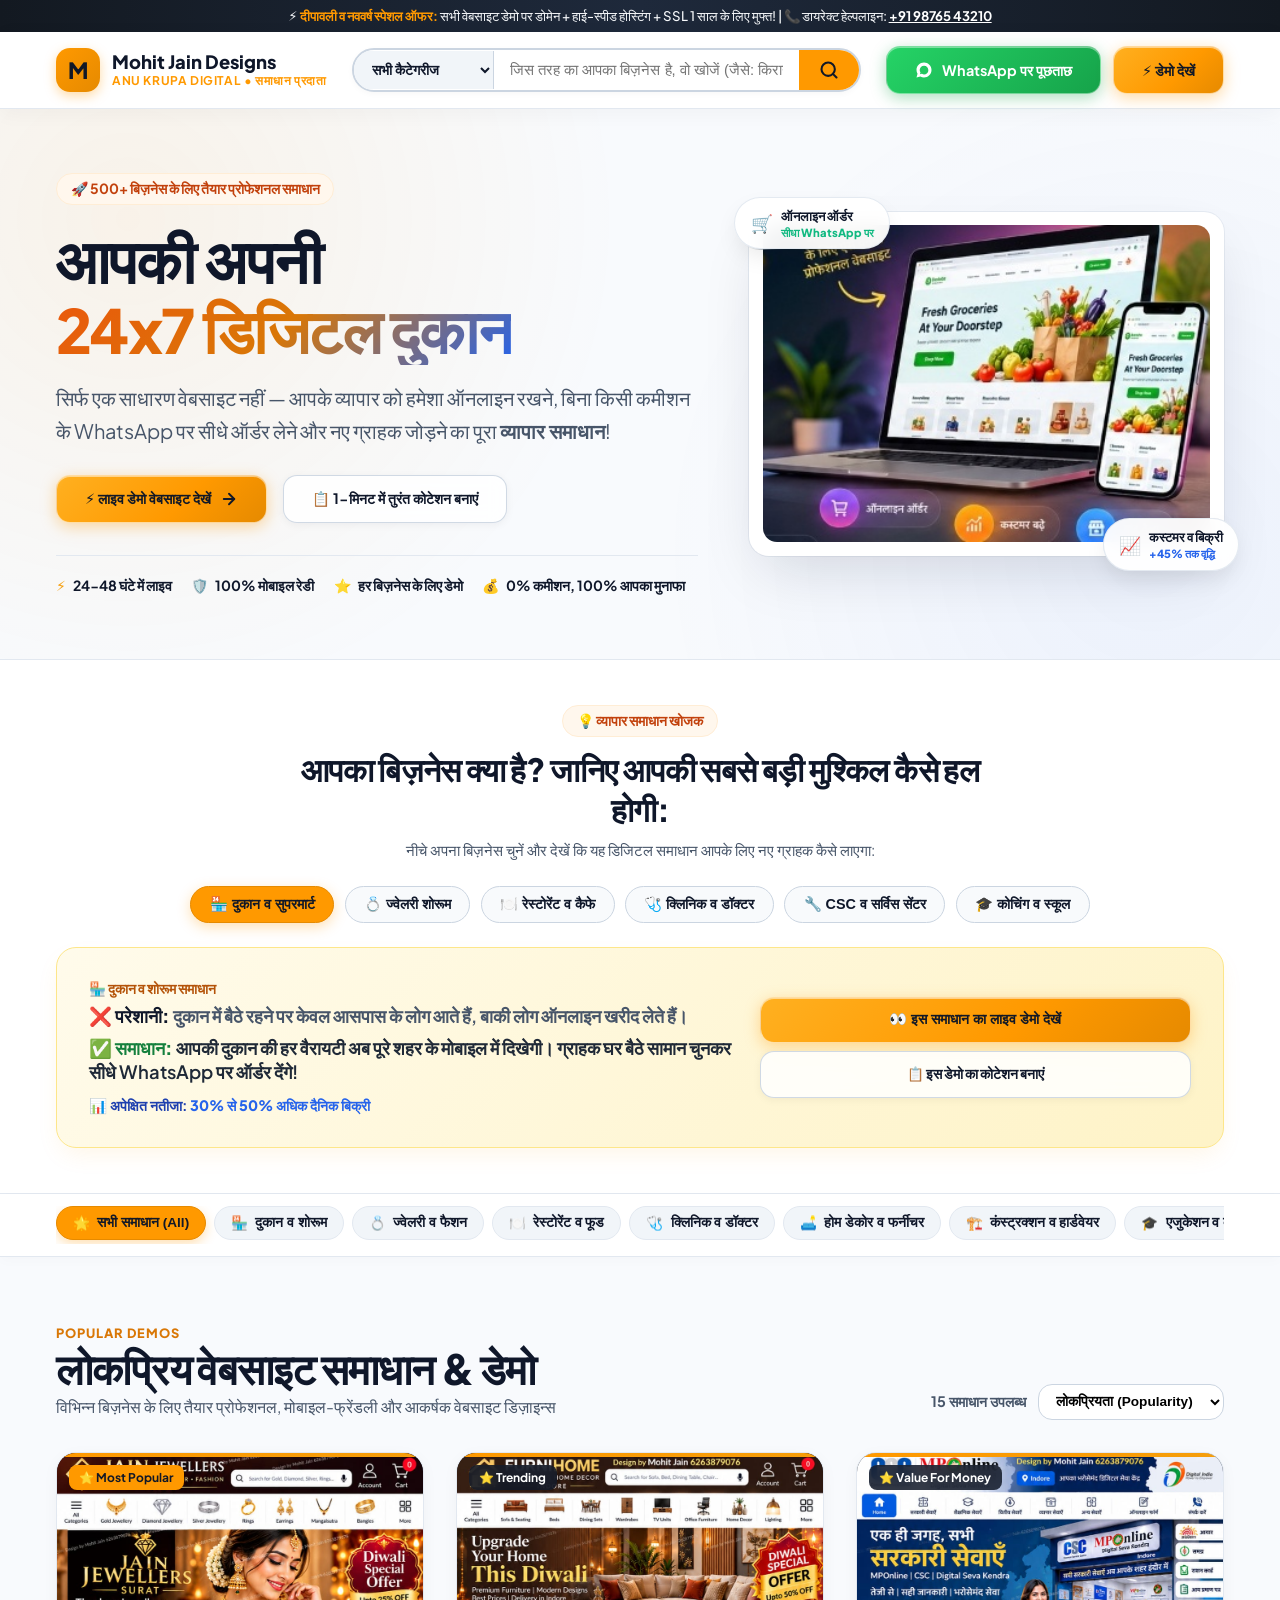
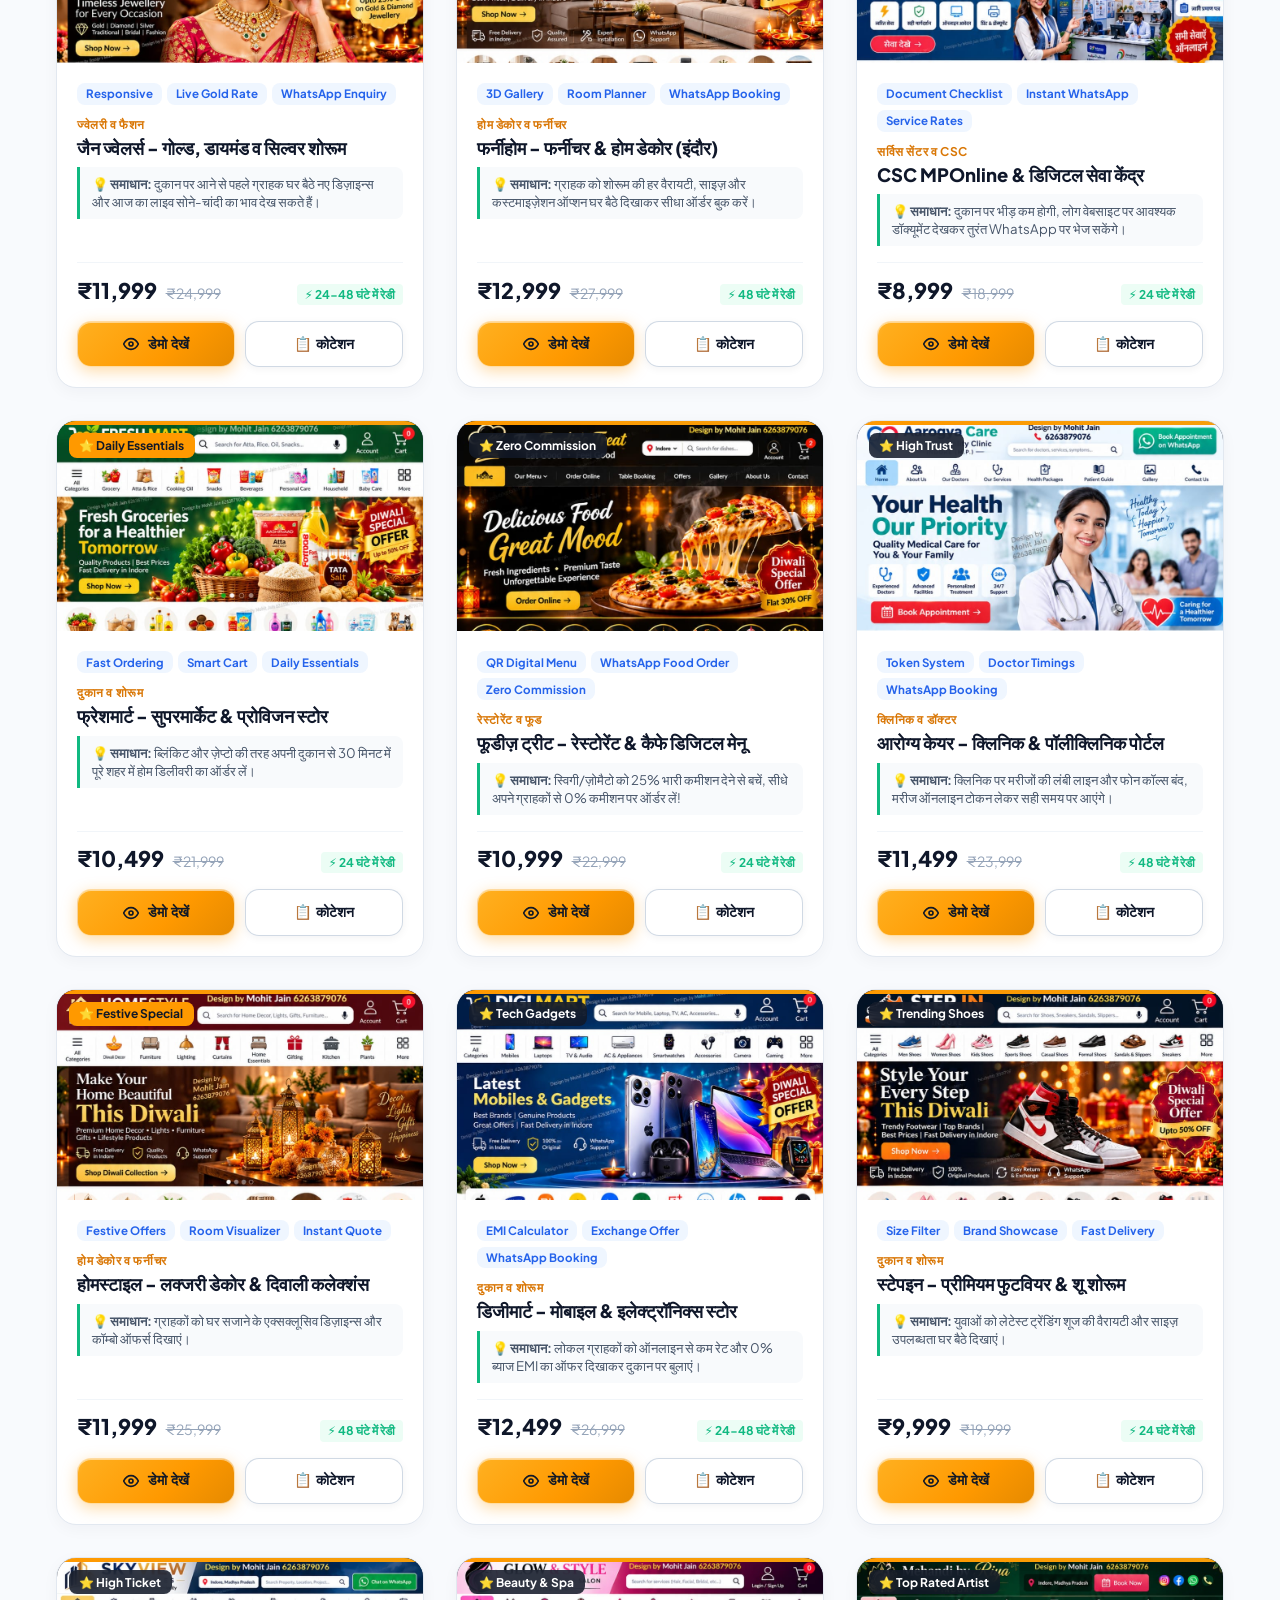
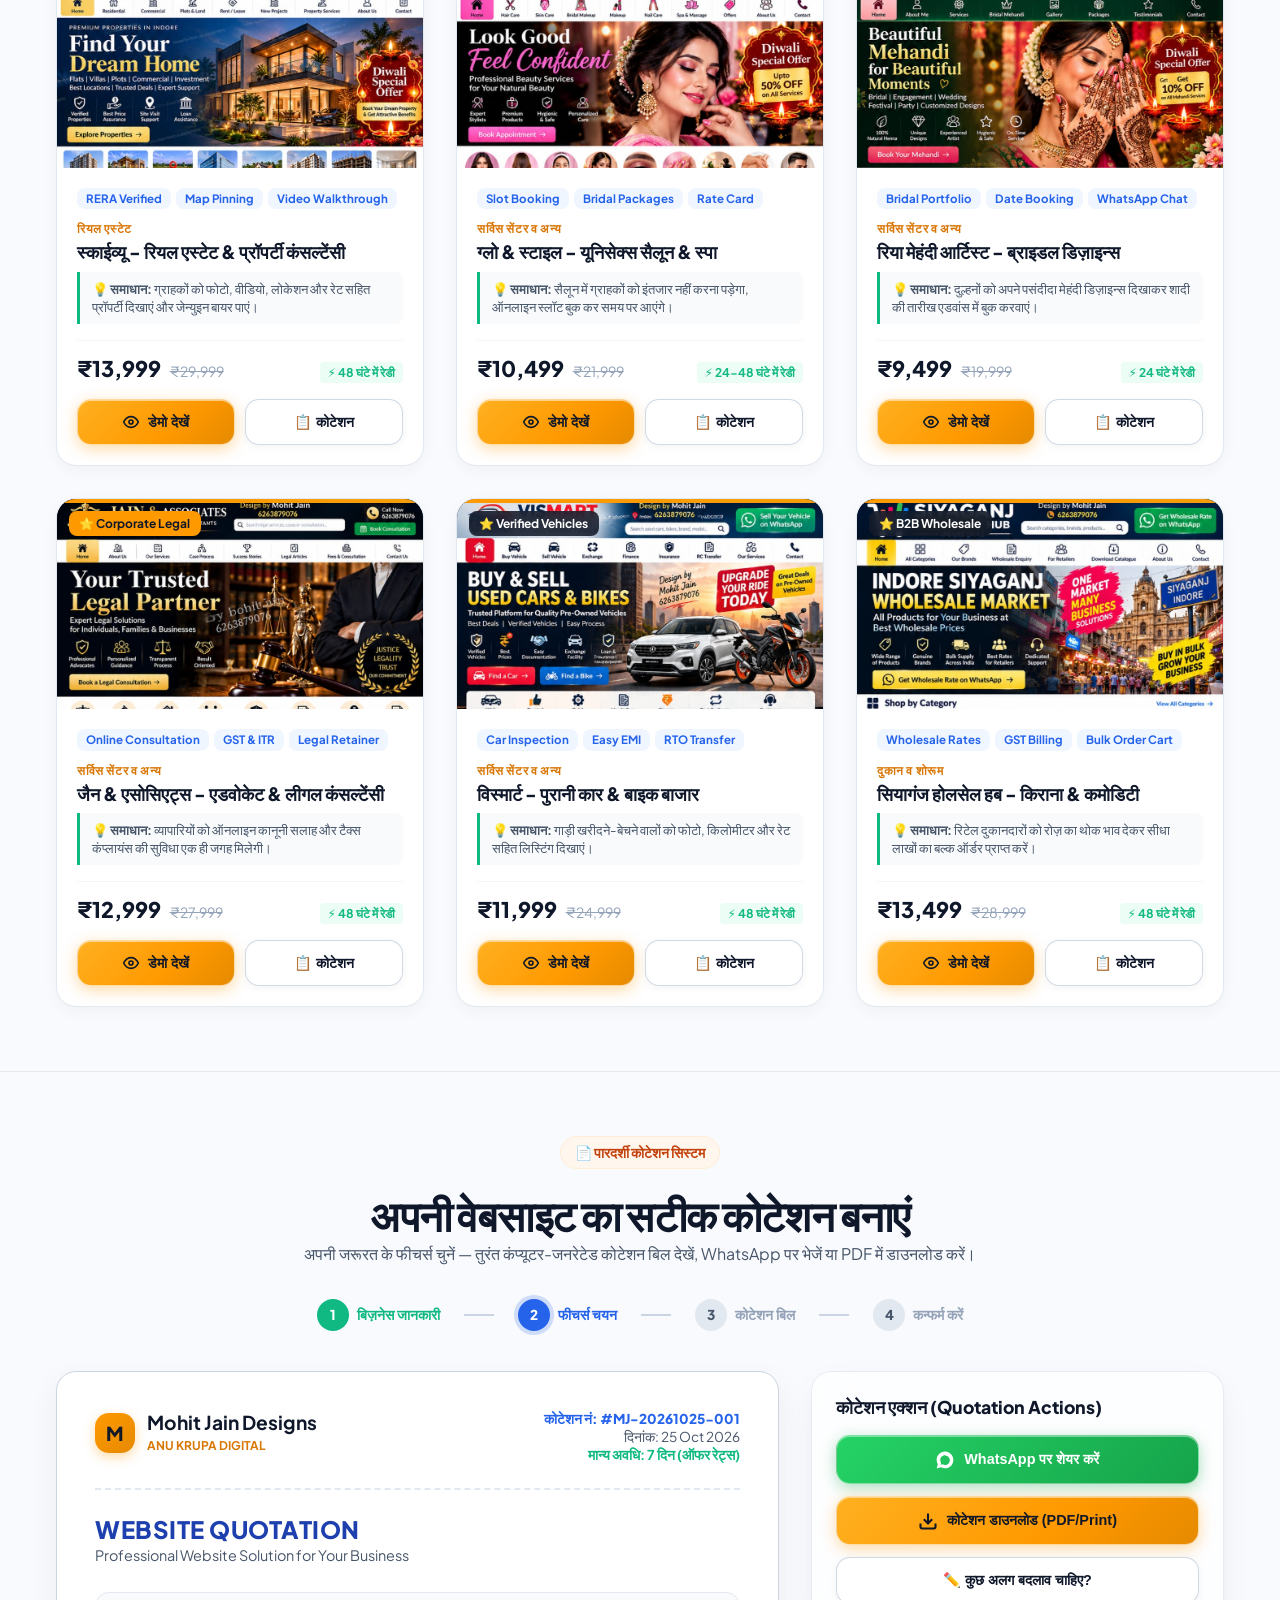
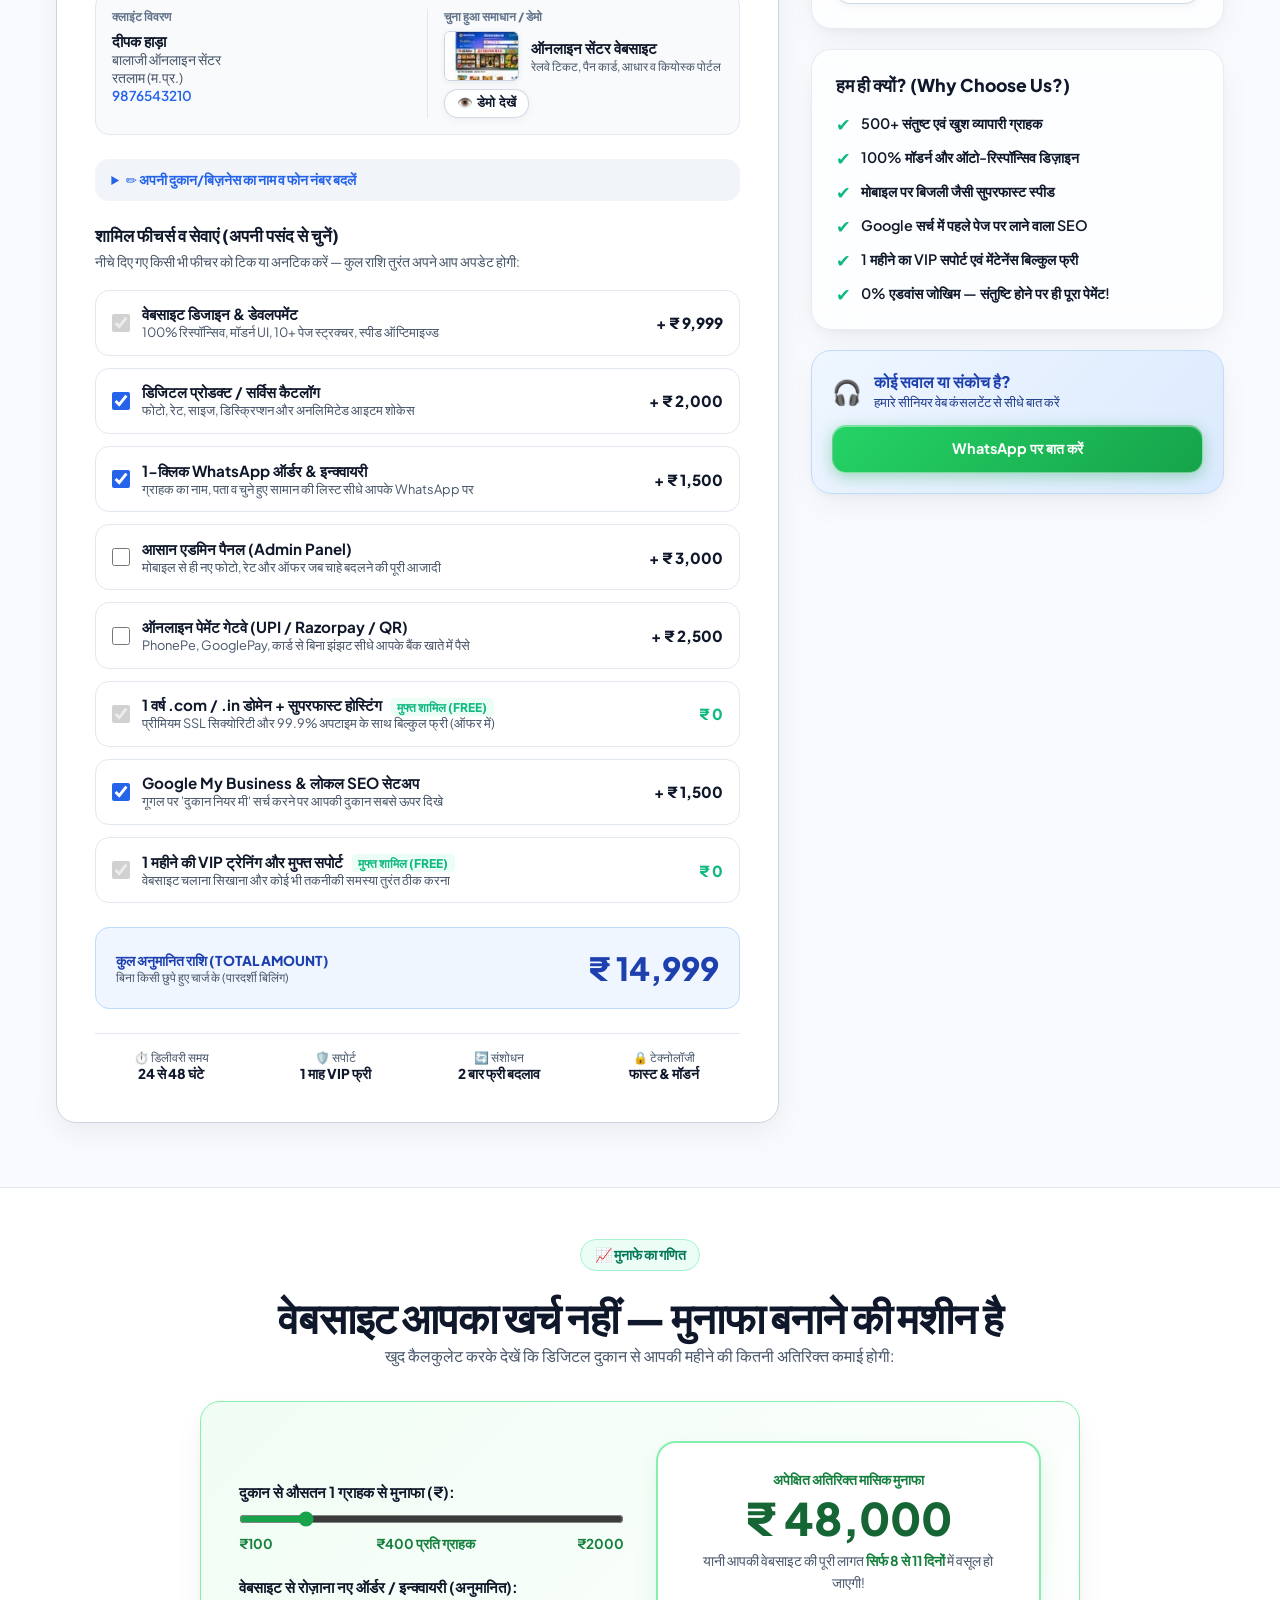
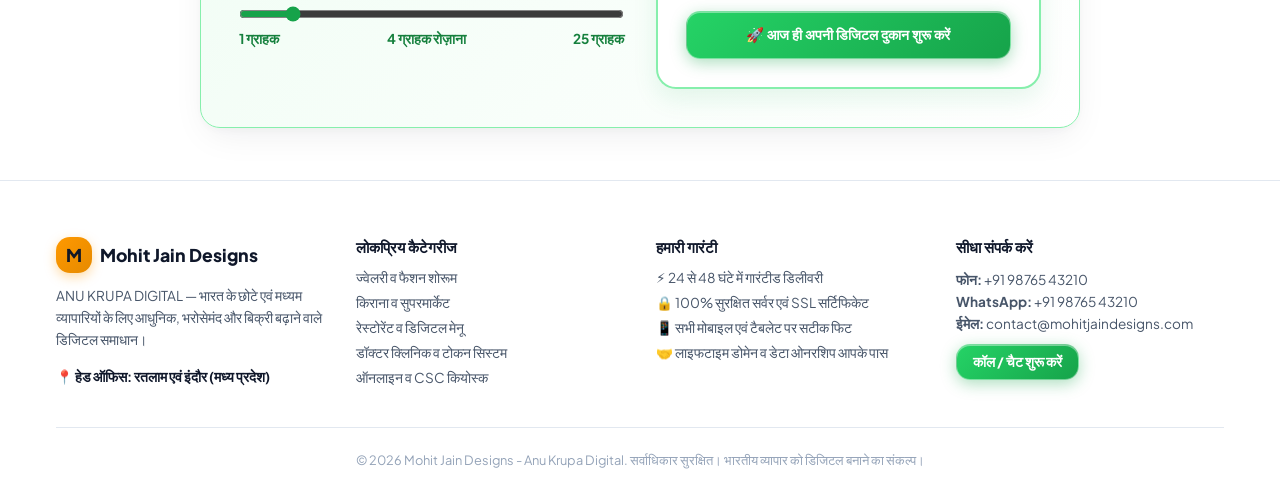
<file: index.html>
<!DOCTYPE html>
<html lang="hi">
<head>
  <meta charset="UTF-8">
  <meta name="viewport" content="width=device-width, initial-scale=1.0">
  <title>आपकी अपनी 24x7 डिजिटल दुकान | Mohit Jain Designs - Anu Krupa Digital</title>
  <meta name="description" content="500+ भारतीय व्यापारियों के लिए तैयार प्रोफेशनल वेबसाइट समाधान। सिर्फ 24-48 घंटे में लाइव। 100% मोबाइल रेडी, WhatsApp ऑर्डर एवं Google SEO के साथ।">

  <!-- Google Fonts for Elite High-Contrast Typography -->
  <link rel="preconnect" href="https://fonts.googleapis.com">
  <link rel="preconnect" href="https://fonts.gstatic.com" crossorigin>
  <link href="https://fonts.googleapis.com/css2?family=Plus+Jakarta+Sans:wght@400;500;600;700;800;900&display=swap" rel="stylesheet">

  <!-- Favicon to avoid 404 -->
  <link rel="icon" href="data:image/svg+xml,<svg xmlns='http://www.w3.org/2000/svg' viewBox='0 0 100 100'><rect width='100' height='100' rx='25' fill='%23FF9900'/><text x='50%' y='68%' font-size='56' font-weight='900' fill='%23111827' text-anchor='middle'>M</text></svg>">

  <!-- Custom Stylesheet -->
  <link rel="stylesheet" href="css/style.css">
</head>
<body>
  <div class="top-notice-bar">
    ⚡ <span class="highlight">दीपावली व नववर्ष स्पेशल ऑफर:</span> सभी वेबसाइट डेमो पर डोमेन + हाई-स्पीड होस्टिंग + SSL 1 साल के लिए मुफ्त! | 📞 डायरेक्ट हेल्पलाइन: <a href="tel:+919876543210" style="color:#FFF; text-decoration:underline; font-weight:700;">+91 98765 43210</a>
  </div>

  <!-- 2. Site Header & Amazon Smart Search -->
  <header class="site-header">
    <div class="container main-nav">
      
      <!-- Brand Logo -->
      <a href="#" class="brand-logo" title="Mohit Jain Designs - Anu Krupa Digital">
        <div class="logo-badge">M</div>
        <div class="brand-name-group">
          <span class="brand-title">Mohit Jain Designs</span>
          <span class="brand-sub">ANU KRUPA DIGITAL • समाधान प्रदाता</span>
        </div>
      </a>

      <!-- Amazon-Style Smart Search Bar -->
      <div class="search-container">
        <form class="search-wrapper" id="searchForm" onsubmit="event.preventDefault(); handleSearch();">
          <select class="search-category-select" id="searchCategorySelect" onchange="handleCategoryFilter(this.value);">
            <option value="all">सभी कैटेगरीज</option>
            <option value="retail">दुकान व शोरूम</option>
            <option value="jewelry">ज्वेलरी व फैशन</option>
            <option value="food">रेस्टोरेंट व फूड</option>
            <option value="clinic">क्लिनिक व डॉक्टर</option>
            <option value="furniture">होम डेकोर व फर्नीचर</option>
            <option value="construction">कंस्ट्रक्शन व हार्डवेयर</option>
            <option value="education">एजुकेशन व कोचिंग</option>
            <option value="services">सर्विस सेंटर व CSC</option>
            <option value="realestate">रियल एस्टेट</option>
            <option value="travel">ट्रैवल व टूरिज्म</option>
          </select>
          <input 
            type="text" 
            id="searchInput" 
            class="search-input" 
            placeholder="जिस तरह का आपका बिज़नेस है, वो खोजें (जैसे: किराना, कपड़ा, डॉक्टर)..." 
            oninput="handleSearch();"
          >
          <button type="submit" class="search-submit-btn" aria-label="सर्च करें">
            <svg width="20" height="20" viewBox="0 0 24 24" fill="none" stroke="currentColor" stroke-width="2.5" stroke-linecap="round" stroke-linejoin="round">
              <circle cx="11" cy="11" r="8"></circle>
              <line x1="21" y1="21" x2="16.65" y2="16.65"></line>
            </svg>
          </button>
        </form>
      </div>

      <!-- Action CTAs -->
      <div class="nav-actions">
        <a href="#quotationSection" class="btn-glass btn-glass-outline" style="display:none;" id="navQuoteBtn">
          📋 कोटेशन बनाएं
        </a>
        <a href="https://wa.me/919876543210?text=नमस्ते%20मोहित%20जी,%20मुझे%20अपने%20बिज़नेस%20के%20लिए%20वेबसाइट%20समाधान%20चाहिए।" target="_blank" rel="noopener" class="btn-glass btn-glass-green">
          <svg width="18" height="18" viewBox="0 0 24 24" fill="currentColor">
            <path d="M12.031 6.172c-3.181 0-5.767 2.586-5.768 5.766-.001 1.298.38 2.27 1.019 3.287l-.711 2.598 2.669-.699c.969.584 1.942.88 2.791.88 3.182 0 5.768-2.587 5.768-5.766.001-3.18-2.585-5.766-5.768-5.766zm9.969 5.766c0 5.514-4.486 10-10 10-1.748 0-3.385-.45-4.821-1.242l-5.179 1.354 1.378-5.039c-.878-1.488-1.378-3.226-1.378-5.073 0-5.514 4.486-10 10-10s10 4.486 10 10z"/>
          </svg>
          WhatsApp पर पूछताछ
        </a>
        <a href="#catalogSection" class="btn-glass btn-glass-amber">
          ⚡ डेमो देखें
        </a>
      </div>

    </div>
  </header>

  <!-- 3. Hero Section (Replicating Image 1 with Glass & Solution Framing) -->
  <section class="hero-section">
    <div class="container hero-grid">
      
      <!-- Left Column: Value Proposition -->
      <div class="hero-content-col">
        <div class="hero-pill-badge">
          <span>🚀 500+ बिज़नेस के लिए तैयार प्रोफेशनल समाधान</span>
        </div>
        
        <h1 class="hero-title">
          आपकी अपनी <span class="hero-highlight">24x7 डिजिटल दुकान</span>
        </h1>
        
        <p class="hero-subtext">
          सिर्फ एक साधारण वेबसाइट नहीं — आपके व्यापार को हमेशा ऑनलाइन रखने, बिना किसी कमीशन के WhatsApp पर सीधे ऑर्डर लेने और नए ग्राहक जोड़ने का पूरा <strong>व्यापार समाधान</strong>!
        </p>

        <!-- CTA Buttons with Light Wave Animation -->
        <div class="hero-cta-group">
          <a href="#catalogSection" class="btn-glass btn-glass-amber">
            <span>⚡ लाइव डेमो वेबसाइट देखें</span>
            <svg width="18" height="18" viewBox="0 0 24 24" fill="none" stroke="currentColor" stroke-width="2.5" stroke-linecap="round" stroke-linejoin="round">
              <line x1="5" y1="12" x2="19" y2="12"></line>
              <polyline points="12 5 19 12 12 19"></polyline>
            </svg>
          </a>
          
          <a href="#quotationSection" class="btn-glass btn-glass-outline">
            <span>📋 1-मिनट में तुरंत कोटेशन बनाएं</span>
          </a>
        </div>

        <!-- Trust Features Bar -->
        <div class="trust-bar">
          <div class="trust-item">
            <span style="color:#F59E0B;">⚡</span>
            <span>24-48 घंटे में लाइव</span>
          </div>
          <div class="trust-item">
            <span style="color:#10B981;">🛡️</span>
            <span>100% मोबाइल रेडी</span>
          </div>
          <div class="trust-item">
            <span style="color:#2563EB;">⭐</span>
            <span>हर बिज़नेस के लिए डेमो</span>
          </div>
          <div class="trust-item">
            <span style="color:#7C3AED;">💰</span>
            <span>0% कमीशन, 100% आपका मुनाफा</span>
          </div>
        </div>

      </div>

      <!-- Right Column: Visual 3D Showcase (Laptop & Mobile) -->
      <div class="hero-visual-col">
        <div class="hero-visual-card">
          <div class="hero-device-wrapper">
            <img 
              src="assets/hero_laptop_mockup.jpg" 
              alt="आपकी अपनी 24x7 डिजिटल दुकान - प्रोफेशनल वेबसाइट डेमो" 
              class="device-screen-img"
            >
          </div>

          <!-- Floating Badges -->
          <div class="floating-badge badge-top-left">
            <span style="font-size: 1.1rem;">🛒</span>
            <div>
              <div style="color:var(--text-dark);">ऑनलाइन ऑर्डर</div>
              <div style="font-size:0.7rem; color:#10B981; font-weight:800;">सीधा WhatsApp पर</div>
            </div>
          </div>

          <div class="floating-badge badge-bottom-right">
            <span style="font-size: 1.1rem;">📈</span>
            <div>
              <div style="color:var(--text-dark);">कस्टमर व बिक्री</div>
              <div style="font-size:0.7rem; color:#2563EB; font-weight:800;">+45% तक वृद्धि</div>
            </div>
          </div>

        </div>
      </div>

    </div>
  </section>

  <!-- 4. Interactive Problem-to-Solution Matcher (Solution Provider Core) -->
  <section class="solution-matcher-section">
    <div class="container">
      <div class="matcher-header">
        <span class="hero-pill-badge" style="margin-bottom:0.75rem;">💡 व्यापार समाधान खोजक</span>
        <h2 style="font-size:clamp(1.5rem, 2.5vw, 2.2rem); margin-bottom:0.5rem;">
          आपका बिज़नेस क्या है? जानिए आपकी सबसे बड़ी मुश्किल कैसे हल होगी:
        </h2>
        <p style="font-size:0.95rem;">नीचे अपना बिज़नेस चुनें और देखें कि यह डिजिटल समाधान आपके लिए नए ग्राहक कैसे लाएगा:</p>
      </div>

      <!-- Tab Buttons for Matching -->
      <div class="matcher-tabs" id="matcherTabs">
        <button class="matcher-tab-btn active" onclick="switchMatcherTab('retail', this)">🏪 दुकान व सुपरमार्ट</button>
        <button class="matcher-tab-btn" onclick="switchMatcherTab('jewelry', this)">💍 ज्वेलरी शोरूम</button>
        <button class="matcher-tab-btn" onclick="switchMatcherTab('food', this)">🍽️ रेस्टोरेंट व कैफे</button>
        <button class="matcher-tab-btn" onclick="switchMatcherTab('clinic', this)">🩺 क्लिनिक व डॉक्टर</button>
        <button class="matcher-tab-btn" onclick="switchMatcherTab('services', this)">🔧 CSC व सर्विस सेंटर</button>
        <button class="matcher-tab-btn" onclick="switchMatcherTab('education', this)">🎓 कोचिंग व स्कूल</button>
      </div>

      <!-- Matcher Dynamic Output Box -->
      <div class="matcher-result-box" id="matcherResultBox">
        <div>
          <div style="font-size:0.85rem; font-weight:800; color:#B45309; text-transform:uppercase; margin-bottom:0.4rem;" id="matchBadge">
            🏪 दुकान व शोरूम समाधान
          </div>
          <div style="font-size:1.15rem; font-weight:800; color:var(--text-dark); margin-bottom:0.5rem;">
            ❌ परेशानी: <span id="matchPain" style="font-weight:600; color:#475569;">दुकान में बैठे रहने पर केवल आसपास के लोग आते हैं, बाकी लोग ऑनलाइन खरीद लेते हैं।</span>
          </div>
          <div style="font-size:1.15rem; font-weight:800; color:#15803D; margin-bottom:0.75rem;">
            ✅ समाधान: <span id="matchSolution" style="font-weight:600; color:#1F2937;">आपकी दुकान की हर वैरायटी अब पूरे शहर के मोबाइल में दिखेगी। ग्राहक घर बैठे सामान चुनकर सीधे WhatsApp पर ऑर्डर देंगे!</span>
          </div>
          <div style="font-size:0.9rem; font-weight:700; color:#1E40AF;">
            📊 अपेक्षित नतीजा: <span id="matchSales" style="font-weight:800; color:#2563EB;">30% से 50% अधिक दैनिक बिक्री</span>
          </div>
        </div>

        <div style="text-align:center;">
          <button class="btn-glass btn-glass-amber" id="matchDemoBtn" onclick="openDemoById('grocery-07')" style="width:100%; margin-bottom:0.5rem;">
            👀 इस समाधान का लाइव डेमो देखें
          </button>
          <a href="#quotationSection" class="btn-glass btn-glass-outline" style="width:100%; font-size:0.85rem;" onclick="selectDemoInQuote('grocery-07')">
            📋 इस डेमो का कोटेशन बनाएं
          </a>
        </div>
      </div>

    </div>
  </section>

  <!-- 5. Amazon-Style Category Pills Navigation (Image 1 replica) -->
  <nav class="categories-nav-section" id="categoriesNav">
    <div class="container">
      <div class="category-pills-scroll" id="categoryPillsList">
        <button class="cat-pill active" onclick="filterByPill('all', this)">
          <span>🌟</span> सभी समाधान (All)
        </button>
        <button class="cat-pill" onclick="filterByPill('retail', this)">
          <span>🏪</span> दुकान व शोरूम
        </button>
        <button class="cat-pill" onclick="filterByPill('jewelry', this)">
          <span>💍</span> ज्वेलरी व फैशन
        </button>
        <button class="cat-pill" onclick="filterByPill('food', this)">
          <span>🍽️</span> रेस्टोरेंट व फूड
        </button>
        <button class="cat-pill" onclick="filterByPill('clinic', this)">
          <span>🩺</span> क्लिनिक व डॉक्टर
        </button>
        <button class="cat-pill" onclick="filterByPill('furniture', this)">
          <span>🛋️</span> होम डेकोर व फर्नीचर
        </button>
        <button class="cat-pill" onclick="filterByPill('construction', this)">
          <span>🏗️</span> कंस्ट्रक्शन व हार्डवेयर
        </button>
        <button class="cat-pill" onclick="filterByPill('education', this)">
          <span>🎓</span> एजुकेशन व कोचिंग
        </button>
        <button class="cat-pill" onclick="filterByPill('services', this)">
          <span>🔧</span> सर्विस सेंटर व CSC
        </button>
        <button class="cat-pill" onclick="filterByPill('realestate', this)">
          <span>🏢</span> रियल एस्टेट
        </button>
        <button class="cat-pill" onclick="filterByPill('travel', this)">
          <span>✈️</span> ट्रैवल व टिकट
        </button>
      </div>
    </div>
  </nav>

  <!-- 6. Demo Solutions Catalog Grid (Amazon Style Cards with Shimmering Light Waves) -->
  <section class="catalog-section" id="catalogSection">
    <div class="container">
      
      <!-- Catalog Section Header with Live Counts -->
      <div class="catalog-header-flex">
        <div>
          <span style="font-size:0.8rem; font-weight:800; color:#D97706; text-transform:uppercase; letter-spacing:0.08em;">POPULAR DEMOS</span>
          <h2 class="section-title">लोकप्रिय वेबसाइट समाधान & डेमो</h2>
          <p>विभिन्न बिज़नेस के लिए तैयार प्रोफेशनल, मोबाइल-फ्रेंडली और आकर्षक वेबसाइट डिज़ाइन्स</p>
        </div>

        <div style="display:flex; align-items:center; gap:0.75rem;">
          <span style="font-size:0.9rem; font-weight:700; color:var(--text-muted);" id="resultsCountBadge">
            12 समाधान उपलब्ध
          </span>
          <select id="sortSelect" onchange="handleSort(this.value);" style="padding:0.55rem 0.85rem; border-radius:var(--radius-md); border:1px solid #CBD5E1; background:#FFF; font-weight:600; font-size:0.85rem;">
            <option value="popular">लोकप्रियता (Popularity)</option>
            <option value="price-low">कीमत: कम से ज्यादा</option>
            <option value="price-high">कीमत: ज्यादा से कम</option>
            <option value="rating">उच्चतम रेटिंग</option>
          </select>
        </div>
      </div>

      <!-- Dynamic Cards Grid -->
      <div class="grid-auto-fit" id="solutionsGrid">
        <!-- Injected via JavaScript from SOLUTIONS_DATA -->
      </div>

    </div>
  </section>

  <!-- 7. Interactive Step-by-Step Quotation & Scope Builder (Image 2 Replica) -->
  <section class="quotation-builder-section" id="quotationSection">
    <div class="container">
      
      <!-- Header -->
      <div style="text-align:center; max-width:750px; margin-inline:auto; margin-bottom:2rem;">
        <span class="hero-pill-badge">📄 पारदर्शी कोटेशन सिस्टम</span>
        <h2 class="section-title">अपनी वेबसाइट का सटीक कोटेशन बनाएं</h2>
        <p>अपनी जरूरत के फीचर्स चुनें — तुरंत कंप्यूटर-जनरेटेड कोटेशन बिल देखें, WhatsApp पर भेजें या PDF में डाउनलोड करें।</p>
      </div>

      <!-- Stepper Indicator -->
      <div class="quote-stepper-bar">
        <div class="step-item completed" id="stepIndicator1">
          <span class="step-circle">1</span>
          <span>बिज़नेस जानकारी</span>
        </div>
        <div style="width:30px; height:2px; background:#CBD5E1;"></div>
        <div class="step-item active" id="stepIndicator2">
          <span class="step-circle">2</span>
          <span>फीचर्स चयन</span>
        </div>
        <div style="width:30px; height:2px; background:#CBD5E1;"></div>
        <div class="step-item" id="stepIndicator3">
          <span class="step-circle">3</span>
          <span>कोटेशन बिल</span>
        </div>
        <div style="width:30px; height:2px; background:#CBD5E1;"></div>
        <div class="step-item" id="stepIndicator4">
          <span class="step-circle">4</span>
          <span>कन्फर्म करें</span>
        </div>
      </div>

      <!-- 2-Column Quotation Layout -->
      <div class="quotation-layout-grid">
        
        <!-- Left Column: The Interactive Quotation Document (Image 2 Replica) -->
        <div class="quote-paper-card" id="printableQuoteCard">
          
          <!-- Document Header -->
          <div class="quote-paper-header">
            <div style="display:flex; align-items:center; gap:0.75rem;">
              <div class="logo-badge" style="width:40px; height:40px; font-size:1.2rem;">M</div>
              <div>
                <h3 style="font-size:1.2rem; color:var(--text-dark);">Mohit Jain Designs</h3>
                <p style="font-size:0.75rem; color:#D97706; font-weight:700;">ANU KRUPA DIGITAL</p>
              </div>
            </div>

            <div class="quote-meta-box">
              <div style="font-weight:800; color:#2563EB;" id="quoteNumber">कोटेशन नं: #MJ-20261025-001</div>
              <div id="quoteDate">दिनांक: 25 Oct 2026</div>
              <div style="color:#10B981; font-weight:700;">मान्य अवधि: 7 दिन (ऑफर रेट्स)</div>
            </div>
          </div>

          <div style="margin-bottom:1.5rem;">
            <h2 style="font-size:1.5rem; font-weight:900; color:#1E40AF; text-transform:uppercase; letter-spacing:0.02em;">
              WEBSITE QUOTATION
            </h2>
            <p style="font-size:0.9rem;">Professional Website Solution for Your Business</p>
          </div>

          <!-- Client & Demo Summary Row -->
          <div class="client-demo-row">
            <div>
              <div style="font-size:0.75rem; font-weight:800; color:#64748B; text-transform:uppercase; margin-bottom:0.4rem;">क्लाइंट विवरण</div>
              <div style="font-size:0.95rem; font-weight:700; color:var(--text-dark);" id="displayClientName">दीपक हाड़ा</div>
              <div style="font-size:0.85rem; color:var(--text-muted);" id="displayBusinessName">बालाजी ऑनलाइन & ई-मित्र सेंटर</div>
              <div style="font-size:0.85rem; color:var(--text-muted);" id="displayLocation">रतलाम (मध्य प्रदेश)</div>
              <div style="font-size:0.85rem; color:#2563EB; font-weight:600;" id="displayPhone">+91 98765 43210</div>
            </div>

            <div style="border-left:1px solid #E2E8F0; padding-left:1rem;" id="selectedDemoPreviewCol">
              <div style="font-size:0.75rem; font-weight:800; color:#64748B; text-transform:uppercase; margin-bottom:0.4rem;">चुना हुआ समाधान / डेमो</div>
              <div style="display:flex; align-items:center; gap:0.75rem; margin-bottom:0.5rem;">
                <img id="displayDemoThumb" src="assets/quote_selected_demo.jpg" alt="Selected Demo" style="width:75px; height:50px; object-fit:cover; border-radius:6px; border:1px solid #CBD5E1; box-shadow:0 2px 6px rgba(0,0,0,0.06);">
                <div>
                  <div style="font-size:0.95rem; font-weight:700; color:var(--text-dark);" id="displayDemoTitle">ऑनलाइन सेंटर वेबसाइट</div>
                  <div style="font-size:0.78rem; color:var(--text-muted);" id="displayDemoDesc">रेलवे टिकट, पैन कार्ड, आधार व कियोस्क पोर्टल</div>
                </div>
              </div>
              <button class="btn-glass btn-glass-outline" style="padding:0.35rem 0.75rem; font-size:0.8rem;" onclick="openSelectedDemoModal();">
                👁️ डेमो देखें
              </button>
            </div>
          </div>

          <!-- Quick Edit Input Toggles for Client Info -->
          <details style="margin-bottom:1.5rem; background:#F1F5F9; padding:0.75rem 1rem; border-radius:var(--radius-md);">
            <summary style="font-size:0.85rem; font-weight:700; color:#2563EB; cursor:pointer;">
              ✏️ अपनी दुकान/बिज़नेस का नाम व फोन नंबर बदलें
            </summary>
            <div style="display:grid; grid-template-columns:repeat(auto-fit, minmax(200px, 1fr)); gap:0.75rem; margin-top:0.75rem;">
              <input type="text" id="inputClientName" placeholder="आपका शुभ नाम" value="दीपक हाड़ा" oninput="updateClientDetails();" style="padding:0.5rem; border:1px solid #CBD5E1; border-radius:var(--radius-sm); font-size:0.85rem;">
              <input type="text" id="inputBusinessName" placeholder="दुकान / कंपनी का नाम" value="बालाजी ऑनलाइन सेंटर" oninput="updateClientDetails();" style="padding:0.5rem; border:1px solid #CBD5E1; border-radius:var(--radius-sm); font-size:0.85rem;">
              <input type="text" id="inputCity" placeholder="शहर / राज्य" value="रतलाम (म.प्र.)" oninput="updateClientDetails();" style="padding:0.5rem; border:1px solid #CBD5E1; border-radius:var(--radius-sm); font-size:0.85rem;">
              <input type="tel" id="inputPhone" placeholder="WhatsApp नंबर" value="9876543210" oninput="updateClientDetails();" style="padding:0.5rem; border:1px solid #CBD5E1; border-radius:var(--radius-sm); font-size:0.85rem;">
            </div>
          </details>

          <!-- Feature Item List with Checkboxes -->
          <div style="margin-bottom:0.75rem;">
            <h4 style="font-size:1.05rem; font-weight:800; color:var(--text-dark); margin-bottom:0.35rem;">शामिल फीचर्स व सेवाएं (अपनी पसंद से चुनें)</h4>
            <p style="font-size:0.85rem; color:var(--text-muted); margin-bottom:1rem;">नीचे दिए गए किसी भी फीचर को टिक या अनटिक करें — कुल राशि तुरंत अपने आप अपडेट होगी:</p>
          </div>

          <div class="features-config-list" id="featuresConfigList">
            <!-- Injected via JavaScript from QUOTATION_FEATURES -->
          </div>

          <!-- Total Calculation Row -->
          <div class="quote-total-bar">
            <div>
              <div style="font-size:0.85rem; font-weight:800; color:#1E40AF; text-transform:uppercase;">कुल अनुमानित राशि (Total Amount)</div>
              <div style="font-size:0.75rem; color:#475569;">बिना किसी छुपे हुए चार्ज के (पारदर्शी बिलिंग)</div>
            </div>
            <div class="quote-total-amount" id="totalAmountText">₹ 14,999</div>
          </div>

          <!-- Bottom Micro Guarantees -->
          <div style="display:grid; grid-template-columns:repeat(auto-fit, minmax(130px, 1fr)); gap:0.75rem; padding-top:1rem; border-top:1px solid #E2E8F0; text-align:center;">
            <div>
              <div style="font-size:0.75rem; color:var(--text-muted);">⏱️ डिलीवरी समय</div>
              <div style="font-size:0.85rem; font-weight:800; color:var(--text-dark);">24 से 48 घंटे</div>
            </div>
            <div>
              <div style="font-size:0.75rem; color:var(--text-muted);">🛡️ सपोर्ट</div>
              <div style="font-size:0.85rem; font-weight:800; color:var(--text-dark);">1 माह VIP फ्री</div>
            </div>
            <div>
              <div style="font-size:0.75rem; color:var(--text-muted);">🔄 संशोधन</div>
              <div style="font-size:0.85rem; font-weight:800; color:var(--text-dark);">2 बार फ्री बदलाव</div>
            </div>
            <div>
              <div style="font-size:0.75rem; color:var(--text-muted);">🔒 टेक्नोलॉजी</div>
              <div style="font-size:0.85rem; font-weight:800; color:var(--text-dark);">फास्ट & मॉडर्न</div>
            </div>
          </div>

        </div>

        <!-- Right Column: Quotation Actions & Trust (Image 2 Replica) -->
        <div class="quote-action-panel">
          
          <!-- Actions Box -->
          <div class="glass-panel" style="padding:1.5rem;">
            <h4 style="font-size:1.1rem; font-weight:800; margin-bottom:1rem; color:var(--text-dark);">
              कोटेशन एक्शन (Quotation Actions)
            </h4>

            <div style="display:flex; flex-direction:column; gap:0.75rem;">
              <button class="btn-glass btn-glass-green" onclick="shareQuotationOnWhatsApp();" style="width:100%;">
                <svg width="20" height="20" viewBox="0 0 24 24" fill="currentColor">
                  <path d="M12.031 6.172c-3.181 0-5.767 2.586-5.768 5.766-.001 1.298.38 2.27 1.019 3.287l-.711 2.598 2.669-.699c.969.584 1.942.88 2.791.88 3.182 0 5.768-2.587 5.768-5.766.001-3.18-2.585-5.766-5.768-5.766zm9.969 5.766c0 5.514-4.486 10-10 10-1.748 0-3.385-.45-4.821-1.242l-5.179 1.354 1.378-5.039c-.878-1.488-1.378-3.226-1.378-5.073 0-5.514 4.486-10 10-10s10 4.486 10 10z"/>
                </svg>
                WhatsApp पर शेयर करें
              </button>

              <button class="btn-glass btn-glass-amber" onclick="printQuotationPDF();" style="width:100%;">
                <svg width="20" height="20" viewBox="0 0 24 24" fill="none" stroke="currentColor" stroke-width="2.5">
                  <path d="M21 15v4a2 2 0 0 1-2 2H5a2 2 0 0 1-2-2v-4"></path>
                  <polyline points="7 10 12 15 17 10"></polyline>
                  <line x1="12" y1="15" x2="12" y2="3"></line>
                </svg>
                कोटेशन डाउनलोड (PDF/Print)
              </button>

              <button class="btn-glass btn-glass-outline" onclick="requestCustomChanges();" style="width:100%;">
                ✏️ कुछ अलग बदलाव चाहिए?
              </button>
            </div>
          </div>

          <!-- Why Choose Us Trust Box (Image 2 style) -->
          <div class="glass-panel" style="padding:1.5rem;">
            <h4 style="font-size:1.1rem; font-weight:800; margin-bottom:1rem; color:var(--text-dark);">
              हम ही क्यों? (Why Choose Us?)
            </h4>

            <ul class="trust-check-list">
              <li>
                <span style="color:#10B981; font-size:1.1rem;">✔</span>
                <span>500+ संतुष्ट एवं खुश व्यापारी ग्राहक</span>
              </li>
              <li>
                <span style="color:#10B981; font-size:1.1rem;">✔</span>
                <span>100% मॉडर्न और ऑटो-रिस्पॉन्सिव डिज़ाइन</span>
              </li>
              <li>
                <span style="color:#10B981; font-size:1.1rem;">✔</span>
                <span>मोबाइल पर बिजली जैसी सुपरफास्ट स्पीड</span>
              </li>
              <li>
                <span style="color:#10B981; font-size:1.1rem;">✔</span>
                <span>Google सर्च में पहले पेज पर लाने वाला SEO</span>
              </li>
              <li>
                <span style="color:#10B981; font-size:1.1rem;">✔</span>
                <span>1 महीने का VIP सपोर्ट एवं मेंटेनेंस बिल्कुल फ्री</span>
              </li>
              <li>
                <span style="color:#10B981; font-size:1.1rem;">✔</span>
                <span>0% एडवांस जोखिम — संतुष्टि होने पर ही पूरा पेमेंट!</span>
              </li>
            </ul>
          </div>

          <!-- Need Help Direct Chat Box -->
          <div class="glass-panel" style="padding:1.25rem; background:linear-gradient(135deg, #EFF6FF 0%, #DBEAFE 100%); border-color:#BFDBFE;">
            <div style="display:flex; align-items:center; gap:0.75rem; margin-bottom:0.75rem;">
              <span style="font-size:1.5rem;">🎧</span>
              <div>
                <h5 style="font-size:1rem; font-weight:800; color:#1E40AF;">कोई सवाल या संकोच है?</h5>
                <p style="font-size:0.8rem; color:#1E3A8A;">हमारे सीनियर वेब कंसलटेंट से सीधे बात करें</p>
              </div>
            </div>
            <a href="https://wa.me/919876543210?text=नमस्ते,%20मुझे%20कोटेशन%20के%20बारे%20में%20कुछ%20पूछना%20है।" target="_blank" class="btn-glass btn-glass-green" style="width:100%; font-size:0.9rem;">
              WhatsApp पर बात करें
            </a>
          </div>

        </div>

      </div>

    </div>
  </section>

  <!-- 8. Interactive ROI & Business Growth Calculator -->
  <section style="padding-block:clamp(2.5rem, 4vw, 4rem); background:#FFFFFF; border-top:1px solid #E2E8F0;">
    <div class="container" style="max-width:960px;">
      
      <div style="text-align:center; margin-bottom:2rem;">
        <span class="hero-pill-badge" style="background:#ECFDF5; border-color:#A7F3D0; color:#047857;">📈 मुनाफे का गणित</span>
        <h2 class="section-title">वेबसाइट आपका खर्च नहीं — मुनाफा बनाने की मशीन है</h2>
        <p>खुद कैलकुलेट करके देखें कि डिजिटल दुकान से आपकी महीने की कितनी अतिरिक्त कमाई होगी:</p>
      </div>

      <div class="glass-panel" style="padding:clamp(1.5rem, 3vw, 2.5rem); background:linear-gradient(135deg, #F0FDF4 0%, #FFFFFF 100%); border-color:#86EFAC;">
        <div style="display:grid; grid-template-columns:1fr 1fr; gap:2rem; align-items:center;">
          
          <div>
            <label style="display:block; font-size:0.95rem; font-weight:700; color:var(--text-dark); margin-bottom:0.5rem;">
              दुकान से औसतन 1 ग्राहक से मुनाफा (₹):
            </label>
            <input type="range" id="roiProfitPerCustomer" min="100" max="2000" step="50" value="400" oninput="calculateROI();" style="width:100%; accent-color:#16A34A; margin-bottom:0.5rem;">
            <div style="display:flex; justify-content:space-between; font-size:0.85rem; font-weight:700; color:#15803D; margin-bottom:1.5rem;">
              <span>₹100</span>
              <span id="roiProfitDisplay">₹400 प्रति ग्राहक</span>
              <span>₹2000</span>
            </div>

            <label style="display:block; font-size:0.95rem; font-weight:700; color:var(--text-dark); margin-bottom:0.5rem;">
              वेबसाइट से रोज़ाना नए ऑर्डर / इन्क्वायरी (अनुमानित):
            </label>
            <input type="range" id="roiDailyOrders" min="1" max="25" step="1" value="4" oninput="calculateROI();" style="width:100%; accent-color:#16A34A; margin-bottom:0.5rem;">
            <div style="display:flex; justify-content:space-between; font-size:0.85rem; font-weight:700; color:#15803D;">
              <span>1 ग्राहक</span>
              <span id="roiOrdersDisplay">4 ग्राहक रोज़ाना</span>
              <span>25 ग्राहक</span>
            </div>
          </div>

          <div style="background:#FFFFFF; border:2px solid #86EFAC; border-radius:var(--radius-lg); padding:1.75rem; text-align:center; box-shadow:0 10px 25px rgba(22, 163, 74, 0.1);">
            <div style="font-size:0.85rem; font-weight:800; color:#15803D; text-transform:uppercase; margin-bottom:0.25rem;">
              अपेक्षित अतिरिक्त मासिक मुनाफा
            </div>
            <div style="font-size:clamp(2rem, 3.5vw, 3rem); font-weight:900; color:#166534; line-height:1.1; margin-bottom:0.5rem;" id="roiTotalMonthlyGain">
              ₹ 48,000
            </div>
            <p style="font-size:0.85rem; color:#475569; margin-bottom:1rem;">
              यानी आपकी वेबसाइट की पूरी लागत <strong style="color:#15803D;" id="roiPaybackDays">सिर्फ 8 से 10 दिनों</strong> में वसूल हो जाएगी!
            </p>
            <a href="#quotationSection" class="btn-glass btn-glass-green" style="width:100%;">
              🚀 आज ही अपनी डिजिटल दुकान शुरू करें
            </a>
          </div>

        </div>
      </div>

    </div>
  </section>

  <!-- 9. Interactive Live Demo Simulator Modal (Desktop & Mobile Switcher) -->
  <div class="demo-modal-backdrop" id="demoModal">
    <div class="demo-modal-container">
      
      <!-- Modal Top Controls -->
      <div class="demo-modal-header">
        <div class="modal-title-wrap">
          <span style="font-size:1.05rem; font-weight:800;" id="modalDemoTitle">लाइव डेमो प्रीव्यू</span>
          <span class="tag-pill tag-accent" id="modalDemoTag">100% रिस्पॉन्सिव</span>
        </div>

        <div class="modal-ctrls-wrap">
          <!-- Device Toggle (Desktop / Mobile) -->
          <div class="device-switcher-group">
            <button class="device-btn active" id="btnDeviceDesktop" onclick="setDemoDevice('desktop');">
              💻 लैपटॉप
            </button>
            <button class="device-btn" id="btnDeviceMobile" onclick="setDemoDevice('mobile');">
              📱 मोबाइल
            </button>
          </div>

          <!-- Close Modal Button -->
          <button onclick="closeDemoModal();" class="modal-close-x-btn" title="बंद करें">
            ✕
          </button>
        </div>
      </div>

      <!-- Preview Frame -->
      <div class="demo-preview-frame">
        <div class="simulated-screen" id="simulatedScreen">
          <!-- Dynamic Simulated Webpage Rendered inside -->
          <div id="simulatedInnerContent" style="padding:1.5rem;">
            <!-- Injected via JavaScript based on selected demo -->
          </div>
        </div>
      </div>

      <!-- Modal Bottom Actions -->
      <div class="demo-modal-footer">
        <span style="font-size:0.85rem; color:var(--text-muted);">
          पसंद आया? इसे अपनी दुकान के नाम व फोटो के साथ 24 घंटे में बनवाएं!
        </span>
        <button class="btn-glass btn-glass-amber" id="modalSelectDemoBtn" onclick="applyDemoToQuoteFromModal();">
          📋 यह वेबसाइट मुझे चाहिए (कोटेशन बनाएं)
        </button>
      </div>

    </div>
  </div>

  <!-- 10. Sticky Mobile Bottom Conversion Bar -->
  <div class="mobile-sticky-bar">
    <a href="tel:+919876543210" class="btn-glass btn-glass-outline" style="flex:1; padding:0.6rem 0.5rem; font-size:0.85rem;">
      📞 तुरंत कॉल
    </a>
    <a href="#quotationSection" class="btn-glass btn-glass-amber" style="flex:1; padding:0.6rem 0.5rem; font-size:0.85rem;">
      📋 कोटेशन
    </a>
    <a href="https://wa.me/919876543210?text=नमस्ते,%20मुझे%20वेबसाइट%20बनवानी%20है।" target="_blank" class="btn-glass btn-glass-green" style="flex:1.2; padding:0.6rem 0.5rem; font-size:0.85rem;">
      💬 WhatsApp
    </a>
  </div>

  <!-- 11. Footer -->
  <footer class="site-footer">
    <div class="container">
      
      <div class="footer-grid">
        <div>
          <div style="display:flex; align-items:center; gap:0.5rem; margin-bottom:0.75rem;">
            <div class="logo-badge" style="width:36px; height:36px; font-size:1.1rem;">M</div>
            <span style="font-weight:900; font-size:1.1rem; color:var(--text-dark);">Mohit Jain Designs</span>
          </div>
          <p style="font-size:0.85rem; margin-bottom:1rem;">
            ANU KRUPA DIGITAL — भारत के छोटे एवं मध्यम व्यापारियों के लिए आधुनिक, भरोसेमंद और बिक्री बढ़ाने वाले डिजिटल समाधान।
          </p>
          <div style="font-size:0.85rem; font-weight:700; color:var(--text-dark);">
            📍 हेड ऑफिस: रतलाम एवं इंदौर (मध्य प्रदेश)
          </div>
        </div>

        <div>
          <h4 style="font-size:0.95rem; font-weight:800; color:var(--text-dark); margin-bottom:0.75rem;">लोकप्रिय कैटेगरीज</h4>
          <ul style="list-style:none; display:flex; flex-direction:column; gap:0.45rem; font-size:0.85rem;">
            <li><a href="#catalogSection" onclick="filterByPill('jewelry')" style="color:var(--text-muted); text-decoration:none;">ज्वेलरी व फैशन शोरूम</a></li>
            <li><a href="#catalogSection" onclick="filterByPill('retail')" style="color:var(--text-muted); text-decoration:none;">किराना व सुपरमार्केट</a></li>
            <li><a href="#catalogSection" onclick="filterByPill('food')" style="color:var(--text-muted); text-decoration:none;">रेस्टोरेंट व डिजिटल मेनू</a></li>
            <li><a href="#catalogSection" onclick="filterByPill('clinic')" style="color:var(--text-muted); text-decoration:none;">डॉक्टर क्लिनिक व टोकन सिस्टम</a></li>
            <li><a href="#catalogSection" onclick="filterByPill('services')" style="color:var(--text-muted); text-decoration:none;">ऑनलाइन व CSC कियोस्क</a></li>
          </ul>
        </div>

        <div>
          <h4 style="font-size:0.95rem; font-weight:800; color:var(--text-dark); margin-bottom:0.75rem;">हमारी गारंटी</h4>
          <ul style="list-style:none; display:flex; flex-direction:column; gap:0.45rem; font-size:0.85rem;">
            <li>⚡ 24 से 48 घंटे में गारंटीड डिलीवरी</li>
            <li>🔒 100% सुरक्षित सर्वर एवं SSL सर्टिफिकेट</li>
            <li>📱 सभी मोबाइल एवं टैबलेट पर सटीक फिट</li>
            <li>🤝 लाइफटाइम डोमेन व डेटा ओनरशिप आपके पास</li>
          </ul>
        </div>

        <div>
          <h4 style="font-size:0.95rem; font-weight:800; color:var(--text-dark); margin-bottom:0.75rem;">सीधा संपर्क करें</h4>
          <p style="font-size:0.85rem; margin-bottom:0.5rem;">
            <strong>फोन:</strong> +91 98765 43210<br>
            <strong>WhatsApp:</strong> +91 98765 43210<br>
            <strong>ईमेल:</strong> contact@mohitjaindesigns.com
          </p>
          <a href="https://wa.me/919876543210" target="_blank" class="btn-glass btn-glass-green" style="font-size:0.85rem; padding:0.5rem 1rem;">
            कॉल / चैट शुरू करें
          </a>
        </div>
      </div>

      <div style="text-align:center; padding-top:1.5rem; border-top:1px solid #E2E8F0; font-size:0.8rem; color:#94A3B8;">
        © 2026 Mohit Jain Designs - Anu Krupa Digital. सर्वाधिकार सुरक्षित। भारतीय व्यापार को डिजिटल बनाने का संकल्प।
      </div>

    </div>
  </footer>

  <!-- Scripts -->
  <script src="js/data.js"></script>
  <script src="js/app.js"></script>
</body>
</html>
</file>
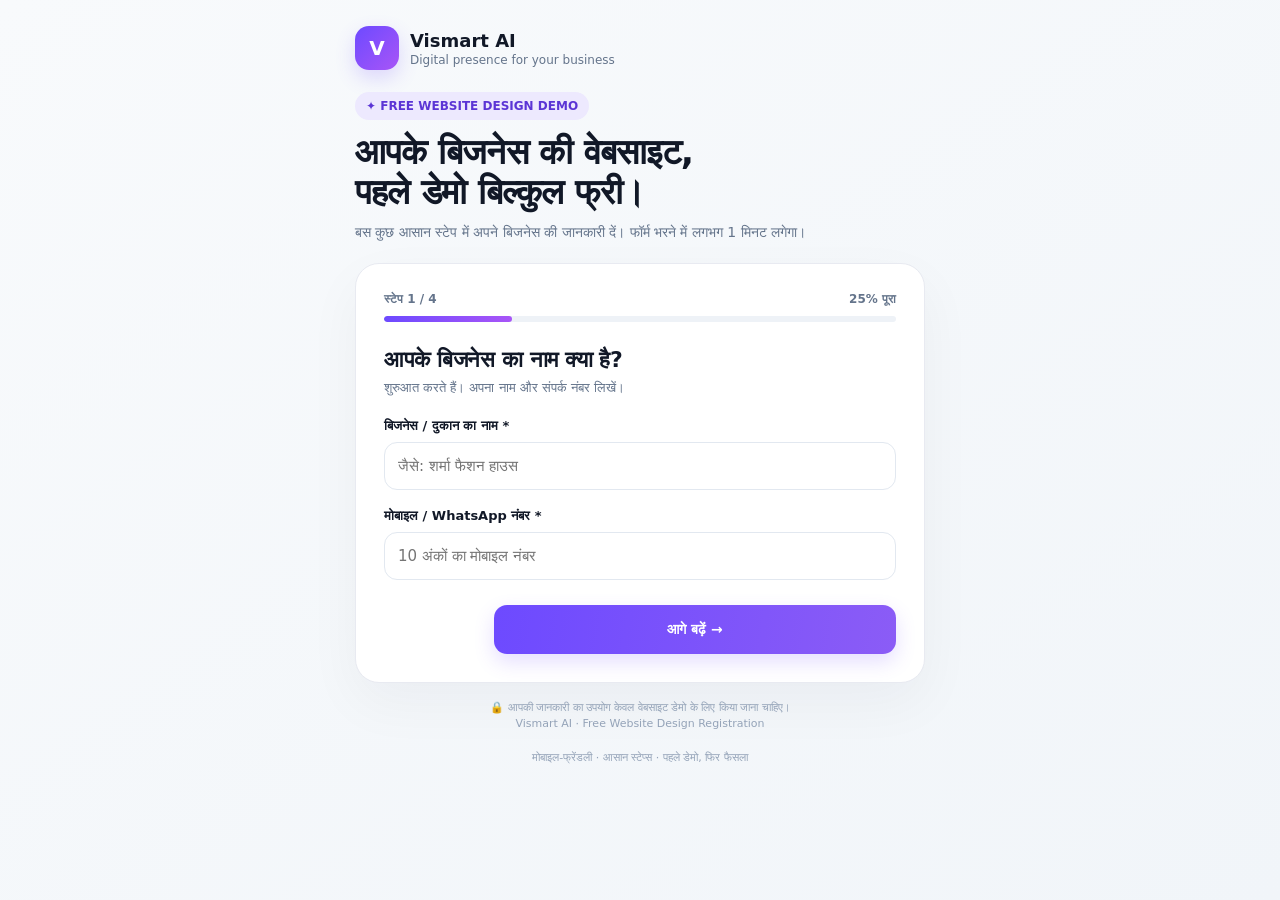
<file: lead-form.html>
<!doctype html>
<html lang="hi">
<head>
<meta charset="utf-8"><meta name="viewport" content="width=device-width,initial-scale=1">
<meta name="theme-color" content="#111827">
<title>Free Website Design | Vismart AI</title>
<style>
:root{--ink:#111827;--muted:#64748b;--line:#e2e8f0;--brand:#6d4aff;--soft:#f5f3ff;--green:#059669}
*{box-sizing:border-box}body{margin:0;font-family:Inter,system-ui,-apple-system,"Segoe UI",sans-serif;background:linear-gradient(145deg,#f8fafc,#f1f5f9);color:var(--ink);min-height:100vh}
.wrap{max-width:600px;margin:auto;padding:20px 15px 42px}.top{display:flex;align-items:center;gap:11px;margin:6px 0 22px}.logo{width:44px;height:44px;border-radius:14px;background:linear-gradient(135deg,#6d4aff,#a855f7);color:#fff;display:grid;place-items:center;font-size:20px;font-weight:900;box-shadow:0 8px 20px #6d4aff33}.brand{font-weight:850;font-size:18px}.subbrand{font-size:12px;color:var(--muted);margin-top:2px}
.hero{margin-bottom:20px}.pill{display:inline-flex;background:#ede9fe;color:#5b35d5;border-radius:99px;padding:7px 11px;font-size:12px;font-weight:800}.hero h1{font-size:clamp(26px,6vw,35px);line-height:1.13;letter-spacing:-.8px;margin:13px 0 9px}.hero p{margin:0;color:var(--muted);line-height:1.6;font-size:14px}
.card{background:#fff;border:1px solid #e8eaf1;border-radius:24px;padding:clamp(18px,5vw,28px);box-shadow:0 20px 55px #0f172a0b}.progressrow{display:flex;align-items:center;justify-content:space-between;font-size:12px;color:var(--muted);font-weight:700;margin-bottom:10px}.track{height:6px;border-radius:99px;background:#eef2f7;overflow:hidden;margin-bottom:25px}.bar{height:100%;width:25%;background:linear-gradient(90deg,#6d4aff,#a855f7);border-radius:99px;transition:width .25s}
.step{display:none}.step.active{display:block;animation:up .2s ease}@keyframes up{from{opacity:.5;transform:translateY(5px)}to{opacity:1;transform:translateY(0)}}.step h2{font-size:22px;margin:0 0 6px;letter-spacing:-.4px}.hint{font-size:13px;color:var(--muted);line-height:1.5;margin:0 0 20px}
label.fieldlabel{display:block;font-size:13px;font-weight:800;margin:0 0 8px}.field{margin:0 0 18px}input[type=text],input[type=tel],input[type=url],textarea{width:100%;font:inherit;font-size:15px;border:1.5px solid var(--line);border-radius:13px;padding:14px 13px;background:#fff;outline:none;transition:.18s;color:var(--ink)}textarea{min-height:95px;resize:vertical}input:focus,textarea:focus{border-color:#8b73ff;box-shadow:0 0 0 4px #6d4aff15}.options{display:grid;grid-template-columns:repeat(2,minmax(0,1fr));gap:10px}.option{border:1.5px solid var(--line);border-radius:14px;padding:13px 10px;display:flex;align-items:center;gap:9px;cursor:pointer;min-height:54px;font-size:13px;font-weight:750;background:#fff;transition:.15s}.option input{accent-color:#6d4aff;width:17px;height:17px;flex-shrink:0}.option:has(input:checked){border-color:#8b73ff;background:var(--soft);color:#5136c7}.upload{border:1.5px dashed #c4b5fd;border-radius:15px;padding:20px 14px;text-align:center;background:#faf9ff}.upload strong{display:block;font-size:14px;margin:7px 0 3px}.upload span{font-size:12px;color:var(--muted)}.upload input{max-width:100%;font-size:12px;margin-top:13px}.filelist{font-size:12px;color:var(--green);margin-top:8px;overflow-wrap:anywhere}
.nav{display:flex;gap:10px;margin-top:25px}.btn{border:0;border-radius:13px;min-height:49px;padding:13px 17px;font:inherit;font-weight:850;font-size:14px;cursor:pointer}.back{background:#f1f5f9;color:#334155;min-width:100px}.next{background:linear-gradient(100deg,#6d4aff,#8b5cf6);color:white;flex:1;box-shadow:0 8px 20px #6d4aff2e}.next:disabled{opacity:.5;cursor:not-allowed}.secure{text-align:center;font-size:11px;color:#94a3b8;margin-top:17px;line-height:1.5}.review{background:#f8fafc;border-radius:14px;padding:14px;font-size:13px;line-height:1.8;overflow-wrap:anywhere}.review b{color:#334155}.toast{display:none;padding:12px;border-radius:12px;background:#fff7ed;color:#9a3412;font-size:13px;margin-top:12px}.success{display:none;text-align:center;padding:15px 0}.success .check{margin:0 auto 13px;background:#dcfce7;color:#15803d;width:62px;height:62px;border-radius:50%;display:grid;place-items:center;font-size:30px}.success h2{font-size:24px;margin:0 0 8px}.success p{font-size:14px;color:var(--muted);line-height:1.6}.footer{text-align:center;color:#94a3b8;font-size:11px;margin-top:18px}
@media(max-width:380px){.options{grid-template-columns:1fr}.wrap{padding-inline:11px}.card{border-radius:19px}}
</style>
</head>
<body>
<main class="wrap">
<header class="top"><div class="logo">V</div><div><div class="brand">Vismart AI</div><div class="subbrand">Digital presence for your business</div></div></header>
<section class="hero"><span class="pill">✦ FREE WEBSITE DESIGN DEMO</span><h1>आपके बिजनेस की वेबसाइट,<br>पहले डेमो बिल्कुल फ्री।</h1><p>बस कुछ आसान स्टेप में अपने बिजनेस की जानकारी दें। फॉर्म भरने में लगभग 1 मिनट लगेगा।</p></section>
<section class="card" id="formCard">
<div id="formArea">
<div class="progressrow"><span id="stepLabel">स्टेप 1 / 4</span><span id="stepPct">25% पूरा</span></div><div class="track"><div class="bar" id="bar"></div></div>
<form id="leadForm">
<div class="step active" data-step="0"><h2>आपके बिजनेस का नाम क्या है?</h2><p class="hint">शुरुआत करते हैं। अपना नाम और संपर्क नंबर लिखें।</p>
<div class="field"><label class="fieldlabel" for="business">बिजनेस / दुकान का नाम *</label><input id="business" name="business" type="text" placeholder="जैसे: शर्मा फैशन हाउस" required autocomplete="organization"></div>
<div class="field"><label class="fieldlabel" for="phone">मोबाइल / WhatsApp नंबर *</label><input id="phone" name="phone" type="tel" inputmode="numeric" placeholder="10 अंकों का मोबाइल नंबर" pattern="[6-9][0-9]{9}" required autocomplete="tel"></div></div>
<div class="step" data-step="1"><h2>आप ऑनलाइन कहाँ मौजूद हैं?</h2><p class="hint">जो जानकारी उपलब्ध है, भरें। Instagram न हो तो आगे बढ़ सकते हैं।</p>
<div class="field"><label class="fieldlabel" for="instagram">Instagram ID या लिंक</label><input id="instagram" name="instagram" type="text" placeholder="@yourbusiness या Instagram लिंक"></div>
<div class="field"><label class="fieldlabel">आपका बिजनेस किस तरह का है? *</label><div class="options">
<label class="option"><input type="radio" name="category" value="दुकान / रिटेल">🏪 दुकान / रिटेल</label><label class="option"><input type="radio" name="category" value="कपड़े / फैशन">👗 कपड़े / फैशन</label><label class="option"><input type="radio" name="category" value="फूड / रेस्टोरेंट">🍽️ फूड / रेस्टोरेंट</label><label class="option"><input type="radio" name="category" value="प्रॉपर्टी">🏠 प्रॉपर्टी</label><label class="option"><input type="radio" name="category" value="मैन्युफैक्चरिंग / होलसेल">🏭 मैन्युफैक्चरिंग / होलसेल</label><label class="option"><input type="radio" name="category" value="अन्य सर्विस">🛠️ अन्य सर्विस</label></div></div></div>
<div class="step" data-step="2"><h2>आप क्या बेचते या करते हैं?</h2><p class="hint">कुछ शब्दों में बताएं। उदाहरण: साड़ी, लहंगा, ब्लाउज या सिलाई सेवा।</p>
<div class="field"><label class="fieldlabel" for="products">आपके प्रोडक्ट्स</label><textarea id="products" name="products" placeholder="जैसे: साड़ी, लहंगा, कुर्ती..."></textarea></div>
<div class="field"><label class="fieldlabel" for="services">आपकी सर्विसेज</label><textarea id="services" name="services" placeholder="जैसे: कस्टम डिजाइन, होम डिलीवरी..."></textarea></div></div>
<div class="step" data-step="3"><h2>आखिरी जानकारी</h2><p class="hint">इनसे आपकी वेबसाइट को आपके बिजनेस के अनुसार डिजाइन करना आसान होगा।</p>
<div class="field"><label class="fieldlabel" for="address">दुकान का पता / शहर</label><input id="address" name="address" type="text" placeholder="जैसे: इंदौर, मध्य प्रदेश" autocomplete="street-address"></div>
<div class="field"><label class="fieldlabel" for="photos">दुकान या प्रोडक्ट की फोटो (वैकल्पिक)</label><div class="upload"><div style="font-size:25px">📷</div><strong>अपनी फोटो चुनें</strong><span>फोन की गैलरी से एक या अधिक फोटो चुन सकते हैं</span><input id="photos" name="photos" type="file" accept="image/*" multiple><div class="filelist" id="filelist"></div></div></div>
<div class="field"><label class="option" style="align-items:flex-start"><input id="consent" type="checkbox" required><span>मैं सहमत हूँ कि Vismart AI मेरी दी गई जानकारी का उपयोग वेबसाइट डेमो बनाने और मुझसे संपर्क करने के लिए कर सकता है। *</span></label></div>
<div class="field"><label class="fieldlabel">सबमिट करने से पहले जाँच लें</label><div class="review" id="review"></div></div>
</div>
<div class="toast" id="toast" role="alert"></div>
<div class="nav" id="nav"><button type="button" class="btn back" id="back" style="visibility:hidden">← पीछे</button><button type="button" class="btn next" id="next">आगे बढ़ें →</button></div>
</form>
</div>
<div class="success" id="success"><div class="check">✓</div><h2>फॉर्म तैयार है!</h2><p id="successText">आपकी जानकारी इस डेमो में दर्ज हुई है। लाइव सबमिशन चालू करने के लिए सुरक्षित डेटाबेस कनेक्ट करना बाकी है।</p><button type="button" class="btn next" id="restart">नया फॉर्म भरें</button></div>
</section>
<div class="secure">🔒 आपकी जानकारी का उपयोग केवल वेबसाइट डेमो के लिए किया जाना चाहिए।<br>Vismart AI · Free Website Design Registration</div>
<div class="footer">मोबाइल-फ्रेंडली · आसान स्टेप्स · पहले डेमो, फिर फैसला</div>
</main>
<script>
const steps=[...document.querySelectorAll('.step')], bar=document.getElementById('bar'), stepLabel=document.getElementById('stepLabel'), stepPct=document.getElementById('stepPct'), back=document.getElementById('back'), next=document.getElementById('next'), toast=document.getElementById('toast');let current=0;
function showStep(n){current=n;steps.forEach((s,i)=>s.classList.toggle('active',i===n));bar.style.width=((n+1)/steps.length*100)+'%';stepLabel.textContent='स्टेप '+(n+1)+' / '+steps.length;stepPct.textContent=Math.round((n+1)/steps.length*100)+'% पूरा';back.style.visibility=n===0?'hidden':'visible';next.textContent=n===steps.length-1?'✓ जानकारी सबमिट करें':'आगे बढ़ें →';toast.style.display='none';if(n===3)makeReview();window.scrollTo({top:0,behavior:'smooth'});}
function validateStep(){const fields=[...steps[current].querySelectorAll('input,textarea')].filter(el=>el.type!=='file'&&el.type!=='checkbox'&&el.type!=='radio');for(const el of fields){if(el.required&&!el.checkValidity()){el.reportValidity();return false}}if(current===1&&!document.querySelector('input[name="category"]:checked')){toast.textContent='कृपया बिजनेस की कैटेगरी चुनें।';toast.style.display='block';return false}return true}
function val(id){return document.getElementById(id).value.trim()||'नहीं दिया'}
function makeReview(){const cat=document.querySelector('input[name="category"]:checked');document.getElementById('review').innerHTML='<b>बिजनेस:</b> '+esc(val('business'))+'<br><b>मोबाइल:</b> '+esc(val('phone'))+'<br><b>Instagram:</b> '+esc(val('instagram'))+'<br><b>कैटेगरी:</b> '+esc(cat?cat.value:'नहीं दिया')+'<br><b>प्रोडक्ट्स:</b> '+esc(val('products'))+'<br><b>सर्विसेज:</b> '+esc(val('services'))+'<br><b>पता:</b> '+esc(val('address'))+'<br><b>फोटो:</b> '+(document.getElementById('photos').files.length+' चुनी गई') }
function esc(s){return s.replace(/[&<>"']/g,c=>({'&':'&amp;','<':'&lt;','>':'&gt;','"':'&quot;',"'":'&#39;'}[c]))}
back.addEventListener('click',()=>showStep(Math.max(0,current-1)));next.addEventListener('click',()=>{if(!validateStep())return;if(current<steps.length-1){showStep(current+1);return}if(!document.getElementById('consent').checked){toast.textContent='कृपया जानकारी के उपयोग की सहमति दें।';toast.style.display='block';return}const data=Object.fromEntries(new FormData(document.getElementById('leadForm')).entries());data.category=document.querySelector('input[name="category"]:checked')?.value||'';data.submittedAt=new Date().toISOString();try{sessionStorage.setItem('vismartLeadDemo',JSON.stringify(data))}catch(e){}document.getElementById('formArea').style.display='none';document.getElementById('success').style.display='block';document.getElementById('successText').textContent='फॉर्म का डेमो सफलतापूर्वक पूरा हुआ। ध्यान दें: अभी यह वेबसाइट मालिक को डेटा नहीं भेजती और फोटो किसी सर्वर पर अपलोड नहीं होती। लाइव सबमिशन के लिए backend/database कनेक्शन जोड़ना होगा.'});
document.getElementById('photos').addEventListener('change',e=>{document.getElementById('filelist').textContent=[...e.target.files].map(f=>f.name).join(', ')});
document.getElementById('restart').addEventListener('click',()=>{document.getElementById('leadForm').reset();document.getElementById('formArea').style.display='block';document.getElementById('success').style.display='none';document.getElementById('filelist').textContent='';showStep(0)});
</script>
</body></html>
</file>
<file: css/style.css>
/* ==========================================================================
   AMAZON-GRADE SOLUTION PROVIDER PLATFORM STYLESHEET
   100% Fluid Auto-Fit | Glassmorphism | Shimmering Light Waves | High-Contrast
   ========================================================================== */

/* --- 1. MANDATORY RESPONSIVE RESET & VARIABLES --- */
*, *::before, *::after {
  box-sizing: border-box;
  margin: 0;
  padding: 0;
}

:root {
  /* Amazon-Inspired Multi-Color Vibrant Theme (Crisp Light Background) */
  --bg-main: #F8FAFD;
  --bg-surface: #FFFFFF;
  --bg-subtle: #F1F5F9;
  --bg-card: rgba(255, 255, 255, 0.85);

  /* Primary Brand Colors */
  --amazon-amber: #FF9900;
  --amazon-amber-hover: #E68A00;
  --amazon-amber-light: #FFF4E5;
  --amazon-navy: #131921;
  --amazon-navy-light: #232F3E;
  
  /* Conversion & Accent Colors */
  --accent-emerald: #10B981;
  --accent-emerald-dark: #059669;
  --accent-whatsapp: #25D366;
  --accent-blue: #2563EB;
  --accent-purple: #7C3AED;
  --accent-rose: #E11D48;

  /* High-Contrast Crisp Typography Colors */
  --text-dark: #0F172A;
  --text-muted: #475569;
  --text-light: #64748B;
  --text-white: #FFFFFF;

  /* Glassmorphism & Borders */
  --glass-bg: rgba(255, 255, 255, 0.72);
  --glass-border: rgba(226, 232, 240, 0.8);
  --glass-border-glow: rgba(255, 153, 0, 0.4);
  --glass-shadow: 0 12px 36px -8px rgba(15, 23, 42, 0.08), 0 4px 12px -2px rgba(15, 23, 42, 0.04);
  --glass-shadow-hover: 0 20px 40px -10px rgba(255, 153, 0, 0.16), 0 8px 18px -4px rgba(15, 23, 42, 0.08);

  /* Radius & Physics */
  --radius-sm: 8px;
  --radius-md: 14px;
  --radius-lg: 20px;
  --radius-full: 9999px;
  --transition-snappy: all 0.25s cubic-bezier(0.16, 1, 0.3, 1);
  --transition-spring: all 0.4s cubic-bezier(0.34, 1.56, 0.64, 1);
}

html, body {
  max-width: 100%;
  overflow-x: clip;
  scroll-behavior: smooth;
  font-family: 'Plus Jakarta Sans', system-ui, -apple-system, BlinkMacSystemFont, 'Segoe UI', Roboto, sans-serif;
  background-color: var(--bg-main);
  color: var(--text-dark);
  text-rendering: optimizeLegibility;
  -webkit-font-smoothing: antialiased;
  -moz-osx-font-smoothing: grayscale;
}

/* Fluid Container */
.container {
  width: 100%;
  max-width: min(100% - 2rem, 1340px);
  margin-inline: auto;
  padding-inline: clamp(1rem, 3.5vw, 2.5rem);
}

/* Fluid Typography */
h1, .hero-title {
  font-size: clamp(2.1rem, 4.2vw + 0.8rem, 3.8rem);
  line-height: 1.15;
  font-weight: 800;
  letter-spacing: -0.025em;
}

h2, .section-title {
  font-size: clamp(1.75rem, 3vw + 0.5rem, 2.6rem);
  line-height: 1.25;
  font-weight: 800;
  letter-spacing: -0.02em;
}

h3, .card-title {
  font-size: clamp(1.15rem, 1.6vw + 0.3rem, 1.45rem);
  line-height: 1.35;
  font-weight: 700;
}

p, .body-text {
  font-size: clamp(0.95rem, 0.75vw + 0.4rem, 1.125rem);
  line-height: 1.65;
  color: var(--text-muted);
}

/* Utility Flex & Grid */
.grid-auto-fit {
  display: grid;
  grid-template-columns: repeat(auto-fit, minmax(min(100%, 340px), 1fr));
  gap: clamp(1.2rem, 2.5vw, 2rem);
  width: 100%;
}

.flex-auto-fit {
  display: flex;
  flex-wrap: wrap;
  align-items: center;
  gap: clamp(0.75rem, 1.8vw, 1.5rem);
  width: 100%;
}

/* --- 2. GLASSMORPHISM & SHIMMERING LIGHT WAVE BUTTONS --- */
.btn-glass {
  position: relative;
  display: inline-flex;
  align-items: center;
  justify-content: center;
  gap: 0.55rem;
  padding: clamp(0.65rem, 1.2vw, 0.85rem) clamp(1.2rem, 2.2vw, 1.75rem);
  font-size: clamp(0.9rem, 0.8vw + 0.2rem, 1.05rem);
  font-weight: 700;
  border-radius: var(--radius-md);
  cursor: pointer;
  text-decoration: none;
  transition: var(--transition-snappy);
  overflow: hidden;
  border: 1px solid transparent;
  user-select: none;
  white-space: nowrap;
}

/* Tactile Spring Press */
.btn-glass:hover {
  transform: translateY(-2px) scale(1.02);
}
.btn-glass:active {
  transform: translateY(1px) scale(0.98);
}

/* Flowing Shimmer Light Wave Animation (कांच जैसी चमकती लहर) */
.btn-glass::after {
  content: '';
  position: absolute;
  top: -50%;
  left: -60%;
  width: 60%;
  height: 200%;
  background: linear-gradient(
    90deg, 
    transparent 0%, 
    rgba(255, 255, 255, 0.15) 30%, 
    rgba(255, 255, 255, 0.75) 50%, 
    rgba(255, 255, 255, 0.15) 70%, 
    transparent 100%
  );
  transform: skewX(-25deg);
  pointer-events: none;
  animation: shimmer-light-wave 4s infinite cubic-bezier(0.4, 0, 0.2, 1);
}

@keyframes shimmer-light-wave {
  0% { left: -70%; }
  30%, 100% { left: 150%; }
}

/* Glass Button Color Variants */
.btn-glass-amber {
  background: linear-gradient(135deg, #FFB020 0%, #FF9900 60%, #E68A00 100%);
  color: #111827;
  border-color: rgba(255, 255, 255, 0.6);
  box-shadow: 0 4px 15px rgba(255, 153, 0, 0.35), inset 0 1px 0 rgba(255, 255, 255, 0.5);
}
.btn-glass-amber:hover {
  box-shadow: 0 8px 25px rgba(255, 153, 0, 0.5), inset 0 1px 0 rgba(255, 255, 255, 0.7);
}

.btn-glass-green {
  background: linear-gradient(135deg, #25D366 0%, #16A34A 100%);
  color: #FFFFFF;
  border-color: rgba(255, 255, 255, 0.4);
  box-shadow: 0 4px 15px rgba(22, 163, 74, 0.35), inset 0 1px 0 rgba(255, 255, 255, 0.4);
}
.btn-glass-green:hover {
  box-shadow: 0 8px 25px rgba(22, 163, 74, 0.5), inset 0 1px 0 rgba(255, 255, 255, 0.6);
}

.btn-glass-navy {
  background: linear-gradient(135deg, #1E293B 0%, #0F172A 100%);
  color: #FFFFFF;
  border-color: rgba(255, 255, 255, 0.2);
  box-shadow: 0 4px 15px rgba(15, 23, 42, 0.25), inset 0 1px 0 rgba(255, 255, 255, 0.3);
}

.btn-glass-outline {
  background: rgba(255, 255, 255, 0.85);
  backdrop-filter: blur(8px);
  color: var(--text-dark);
  border-color: rgba(203, 213, 225, 0.9);
  box-shadow: 0 2px 8px rgba(15, 23, 42, 0.05);
}
.btn-glass-outline:hover {
  background: #FFFFFF;
  border-color: var(--amazon-amber);
  color: var(--amazon-amber-hover);
  box-shadow: 0 4px 15px rgba(255, 153, 0, 0.15);
}

/* Glass Surface Container */
.glass-panel {
  background: var(--glass-bg);
  backdrop-filter: blur(16px);
  -webkit-backdrop-filter: blur(16px);
  border: 1px solid var(--glass-border);
  box-shadow: var(--glass-shadow);
  border-radius: var(--radius-lg);
  position: relative;
  transition: var(--transition-snappy);
}
.glass-panel:hover {
  border-color: rgba(255, 153, 0, 0.3);
  box-shadow: var(--glass-shadow-hover);
}

/* --- 3. AMAZON-STYLE TOPBAR & HEADER --- */
.site-header {
  position: sticky;
  top: 0;
  z-index: 1000;
  background: #FFFFFF;
  border-bottom: 1px solid #E2E8F0;
  box-shadow: 0 4px 20px rgba(15, 23, 42, 0.04);
}

/* Quick Amazon-like Top Alert Ribbon */
.top-notice-bar {
  background: linear-gradient(90deg, #131921 0%, #1E293B 50%, #131921 100%);
  color: #F8FAFC;
  padding: 0.45rem 1rem;
  font-size: 0.825rem;
  text-align: center;
  font-weight: 500;
}
.top-notice-bar .highlight {
  color: var(--amazon-amber);
  font-weight: 700;
}

.main-nav {
  display: flex;
  align-items: center;
  justify-content: space-between;
  gap: clamp(1rem, 2vw, 2rem);
  padding-block: 0.85rem;
}

/* Brand Logo */
.brand-logo {
  display: flex;
  align-items: center;
  gap: 0.75rem;
  text-decoration: none;
  flex-shrink: 0;
}
.logo-badge {
  width: 44px;
  height: 44px;
  background: linear-gradient(135deg, #FF9900 0%, #E68A00 100%);
  color: #111827;
  border-radius: var(--radius-md);
  display: flex;
  align-items: center;
  justify-content: center;
  font-weight: 900;
  font-size: 1.4rem;
  box-shadow: 0 4px 12px rgba(255, 153, 0, 0.35);
}
.brand-name-group {
  display: flex;
  flex-direction: column;
}
.brand-title {
  font-weight: 800;
  font-size: 1.15rem;
  color: var(--text-dark);
  line-height: 1.1;
}
.brand-sub {
  font-size: 0.75rem;
  font-weight: 700;
  letter-spacing: 0.05em;
  color: #FF9900;
}

/* Amazon-Style Smart Search Bar */
.search-container {
  flex: 1;
  max-width: 620px;
  position: relative;
}
.search-wrapper {
  display: flex;
  align-items: center;
  background: #FFFFFF;
  border: 2px solid #CBD5E1;
  border-radius: var(--radius-full);
  overflow: hidden;
  transition: var(--transition-snappy);
  box-shadow: 0 2px 6px rgba(0,0,0,0.03);
}
.search-wrapper:focus-within {
  border-color: var(--amazon-amber);
  box-shadow: 0 0 0 4px rgba(255, 153, 0, 0.2);
}
.search-category-select {
  background: #F1F5F9;
  border: none;
  border-right: 1px solid #CBD5E1;
  padding: 0.65rem 0.85rem;
  font-size: 0.85rem;
  font-weight: 600;
  color: var(--text-dark);
  outline: none;
  cursor: pointer;
  max-width: 140px;
}
.search-input {
  flex: 1;
  border: none;
  padding: 0.65rem 1rem;
  font-size: 0.925rem;
  outline: none;
  color: var(--text-dark);
  background: transparent;
}
.search-submit-btn {
  background: var(--amazon-amber);
  border: none;
  padding: 0.65rem 1.25rem;
  cursor: pointer;
  display: flex;
  align-items: center;
  justify-content: center;
  transition: var(--transition-snappy);
  color: #111827;
}
.search-submit-btn:hover {
  background: var(--amazon-amber-hover);
}

/* Nav Actions */
.nav-actions {
  display: flex;
  align-items: center;
  gap: 0.75rem;
  flex-shrink: 0;
}

@media (max-width: 820px) {
  .main-nav {
    flex-direction: column;
    align-items: stretch;
    gap: 0.65rem;
    padding-block: 0.65rem;
  }
  .search-container {
    max-width: 100%;
    width: 100%;
  }
  .search-category-select {
    display: none;
  }
  .nav-actions {
    display: none;
  }
}

/* --- 4. HERO SECTION: SOLUTION PROVIDER --- */
.hero-section {
  padding-block: clamp(2.5rem, 5vw, 4.5rem);
  background: radial-gradient(circle at 10% 20%, rgba(255, 153, 0, 0.08) 0%, transparent 40%),
              radial-gradient(circle at 90% 80%, rgba(37, 99, 235, 0.06) 0%, transparent 40%),
              var(--bg-main);
  position: relative;
  overflow: hidden;
}

.hero-grid {
  display: grid;
  grid-template-columns: 1.15fr 0.85fr;
  align-items: center;
  gap: clamp(2rem, 4vw, 3.5rem);
}

@media (max-width: 991px) {
  .hero-grid {
    grid-template-columns: 1fr;
    text-align: center;
  }
}

.hero-pill-badge {
  display: inline-flex;
  align-items: center;
  gap: 0.5rem;
  background: #FFF7ED;
  border: 1px solid #FFEDD5;
  color: #C2410C;
  font-size: 0.875rem;
  font-weight: 700;
  padding: 0.35rem 0.85rem;
  border-radius: var(--radius-full);
  margin-bottom: 1.25rem;
}

.hero-highlight {
  background: linear-gradient(135deg, #EA580C 0%, #D97706 50%, #2563EB 100%);
  -webkit-background-clip: text;
  -webkit-text-fill-color: transparent;
  display: inline-block;
}

.hero-subtext {
  margin-top: 1rem;
  margin-bottom: 1.75rem;
  font-size: clamp(1rem, 1vw + 0.5rem, 1.25rem);
  color: var(--text-muted);
}

.hero-cta-group {
  display: flex;
  flex-wrap: wrap;
  gap: 1rem;
  margin-bottom: 2rem;
}
@media (max-width: 991px) {
  .hero-cta-group {
    justify-content: center;
  }
}

/* Trust Metric Badges */
.trust-bar {
  display: flex;
  flex-wrap: wrap;
  gap: clamp(0.75rem, 1.5vw, 1.5rem);
  padding-top: 1.25rem;
  border-top: 1px solid #E2E8F0;
}
@media (max-width: 991px) {
  .trust-bar {
    justify-content: center;
  }
}
.trust-item {
  display: flex;
  align-items: center;
  gap: 0.45rem;
  font-size: 0.875rem;
  font-weight: 700;
  color: var(--text-dark);
}

/* Hero Visual / Mockup Preview */
.hero-visual-card {
  position: relative;
  perspective: 1000px;
}
.hero-device-wrapper {
  background: #FFFFFF;
  border-radius: var(--radius-lg);
  padding: 0.85rem;
  box-shadow: 0 25px 60px -15px rgba(15, 23, 42, 0.15), 0 0 0 1px rgba(226, 232, 240, 0.8);
  position: relative;
}
.device-screen-img {
  width: 100%;
  height: auto;
  border-radius: var(--radius-md);
  object-fit: cover;
  display: block;
}

/* Floating Stat Chips on Hero Device */
.floating-badge {
  position: absolute;
  background: rgba(255, 255, 255, 0.95);
  backdrop-filter: blur(10px);
  border: 1px solid rgba(226, 232, 240, 0.9);
  padding: 0.55rem 0.95rem;
  border-radius: var(--radius-full);
  box-shadow: 0 10px 25px -5px rgba(0,0,0,0.1);
  display: flex;
  align-items: center;
  gap: 0.5rem;
  font-size: 0.825rem;
  font-weight: 700;
  animation: float-bob 4s ease-in-out infinite;
}
.badge-top-left {
  top: -15px;
  left: -15px;
  animation-delay: 0s;
}
.badge-bottom-right {
  bottom: -15px;
  right: -15px;
  animation-delay: 2s;
}
@keyframes float-bob {
  0%, 100% { transform: translateY(0); }
  50% { transform: translateY(-8px); }
}

/* --- 5. INTERACTIVE SOLUTION MATCHER (THE PROBLEM-SOLVER ENGINE) --- */
.solution-matcher-section {
  padding-block: clamp(2rem, 3.5vw, 3rem);
  background: #FFFFFF;
  border-block: 1px solid #E2E8F0;
}
.matcher-header {
  text-align: center;
  max-width: 720px;
  margin-inline: auto;
  margin-bottom: 1.5rem;
}
.matcher-tabs {
  display: flex;
  flex-wrap: wrap;
  justify-content: center;
  gap: 0.65rem;
  margin-bottom: 1.5rem;
}
.matcher-tab-btn {
  background: #F8FAFC;
  border: 1px solid #CBD5E1;
  padding: 0.55rem 1.15rem;
  border-radius: var(--radius-full);
  font-size: 0.9rem;
  font-weight: 600;
  cursor: pointer;
  transition: var(--transition-snappy);
  color: var(--text-dark);
}
.matcher-tab-btn:hover {
  background: #EFF6FF;
  border-color: #93C5FD;
}
.matcher-tab-btn.active {
  background: var(--amazon-amber);
  border-color: var(--amazon-amber-hover);
  color: #111827;
  font-weight: 700;
  box-shadow: 0 4px 14px rgba(255, 153, 0, 0.3);
}

.matcher-result-box {
  background: linear-gradient(135deg, #FFFBEB 0%, #FEF3C7 100%);
  border: 1px solid #FDE68A;
  border-radius: var(--radius-lg);
  padding: clamp(1.25rem, 2.5vw, 2rem);
  box-shadow: 0 10px 25px -5px rgba(245, 158, 11, 0.1);
  display: grid;
  grid-template-columns: 1.5fr 1fr;
  align-items: center;
  gap: 1.5rem;
}
@media (max-width: 768px) {
  .matcher-result-box {
    grid-template-columns: 1fr;
  }
}

/* --- 6. AMAZON CATEGORY PILLS BAR --- */
.categories-nav-section {
  position: sticky;
  top: 72px;
  z-index: 900;
  background: rgba(255, 255, 255, 0.95);
  backdrop-filter: blur(12px);
  border-bottom: 1px solid #E2E8F0;
  padding-block: 0.75rem;
  box-shadow: 0 4px 12px rgba(0,0,0,0.02);
}
.category-pills-scroll {
  display: flex;
  align-items: center;
  gap: 0.5rem;
  overflow-x: auto;
  scroll-behavior: smooth;
  padding-bottom: 4px;
  scrollbar-width: thin;
}
.category-pills-scroll::-webkit-scrollbar {
  height: 4px;
}
.category-pills-scroll::-webkit-scrollbar-thumb {
  background: #CBD5E1;
  border-radius: 4px;
}

.cat-pill {
  display: inline-flex;
  align-items: center;
  gap: 0.45rem;
  background: #F1F5F9;
  border: 1px solid #E2E8F0;
  padding: 0.5rem 1rem;
  border-radius: var(--radius-full);
  font-size: 0.85rem;
  font-weight: 600;
  color: var(--text-dark);
  white-space: nowrap;
  cursor: pointer;
  transition: var(--transition-snappy);
  user-select: none;
}
.cat-pill:hover {
  background: #E2E8F0;
  transform: translateY(-1px);
}
.cat-pill.active {
  background: var(--amazon-amber);
  color: #111827;
  border-color: var(--amazon-amber-hover);
  font-weight: 700;
  box-shadow: 0 4px 12px rgba(255, 153, 0, 0.3);
}

/* --- 7. DEMO CATALOG SHOWCASE (AMAZON CARDS) --- */
.catalog-section {
  padding-block: clamp(2.5rem, 5vw, 4.5rem);
}
.catalog-header-flex {
  display: flex;
  flex-wrap: wrap;
  align-items: flex-end;
  justify-content: space-between;
  gap: 1rem;
  margin-bottom: 2rem;
}

.solution-card {
  background: var(--bg-surface);
  border: 1px solid #E2E8F0;
  border-radius: var(--radius-lg);
  overflow: hidden;
  display: flex;
  flex-direction: column;
  transition: var(--transition-snappy);
  position: relative;
  box-shadow: 0 4px 16px rgba(15, 23, 42, 0.04);
}
.solution-card:hover {
  transform: translateY(-6px);
  border-color: #FBBF24;
  box-shadow: 0 20px 35px -8px rgba(245, 158, 11, 0.18), 0 8px 16px -4px rgba(15, 23, 42, 0.05);
}

/* Shimmer Border Beam for Popular Cards */
.solution-card.featured::before {
  content: '';
  position: absolute;
  top: 0;
  left: 0;
  right: 0;
  height: 4px;
  background: linear-gradient(90deg, #FF9900, #F59E0B, #10B981, #FF9900);
  background-size: 300% 100%;
  animation: border-beam-anim 3s linear infinite;
  z-index: 10;
}
@keyframes border-beam-anim {
  0% { background-position: 0% 0%; }
  100% { background-position: 300% 0%; }
}

.card-media-wrap {
  position: relative;
  width: 100%;
  height: 210px;
  overflow: hidden;
  background: #0F172A;
}
.card-media-img {
  width: 100%;
  height: 100%;
  object-fit: cover;
  object-position: top center;
  transition: transform 0.6s cubic-bezier(0.16, 1, 0.3, 1);
}
.solution-card:hover .card-media-img {
  transform: scale(1.05);
}

.card-badge {
  position: absolute;
  top: 12px;
  left: 12px;
  background: rgba(17, 24, 39, 0.85);
  backdrop-filter: blur(6px);
  color: #FFFFFF;
  font-size: 0.75rem;
  font-weight: 700;
  padding: 0.3rem 0.65rem;
  border-radius: var(--radius-sm);
  display: inline-flex;
  align-items: center;
  gap: 0.35rem;
}
.card-badge.badge-amber {
  background: #FF9900;
  color: #111827;
}

.card-body {
  padding: 1.25rem;
  display: flex;
  flex-direction: column;
  flex: 1;
}

.card-tags {
  display: flex;
  flex-wrap: wrap;
  gap: 0.35rem;
  margin-bottom: 0.75rem;
}
.tag-pill {
  font-size: 0.72rem;
  font-weight: 700;
  padding: 0.2rem 0.55rem;
  border-radius: var(--radius-sm);
  background: #F1F5F9;
  color: #475569;
}
.tag-pill.tag-accent {
  background: #EFF6FF;
  color: #2563EB;
}

.card-category-lbl {
  font-size: 0.75rem;
  font-weight: 700;
  color: #D97706;
  text-transform: uppercase;
  letter-spacing: 0.05em;
  margin-bottom: 0.25rem;
}

.card-title-text {
  font-size: 1.15rem;
  font-weight: 800;
  color: var(--text-dark);
  line-height: 1.3;
  margin-bottom: 0.5rem;
}

.card-problem-highlight {
  background: #F8FAFC;
  border-left: 3px solid #10B981;
  padding: 0.5rem 0.75rem;
  border-radius: 0 var(--radius-sm) var(--radius-sm) 0;
  font-size: 0.825rem;
  color: var(--text-muted);
  margin-bottom: 1rem;
}

.card-price-box {
  margin-top: auto;
  padding-top: 0.85rem;
  border-top: 1px solid #F1F5F9;
  display: flex;
  align-items: baseline;
  justify-content: space-between;
  margin-bottom: 1rem;
}
.current-price {
  font-size: 1.35rem;
  font-weight: 900;
  color: var(--text-dark);
}
.original-price {
  font-size: 0.875rem;
  color: #94A3B8;
  text-decoration: line-through;
  margin-left: 0.35rem;
}

.card-actions-grid {
  display: grid;
  grid-template-columns: 1fr 1fr;
  gap: 0.65rem;
}

/* --- 8. STEP-BY-STEP QUOTATION & SOLUTION BUILDER (IMAGE 2 REPLICA) --- */
.quotation-builder-section {
  padding-block: clamp(2.5rem, 5vw, 4.5rem);
  background: #F8FAFD;
  border-top: 1px solid #E2E8F0;
}

.quote-stepper-bar {
  display: flex;
  align-items: center;
  justify-content: center;
  gap: clamp(0.5rem, 2vw, 1.5rem);
  margin-bottom: 2.5rem;
}
.step-item {
  display: flex;
  align-items: center;
  gap: 0.5rem;
  font-size: 0.9rem;
  font-weight: 700;
  color: #94A3B8;
}
.step-item.active {
  color: #2563EB;
}
.step-item.completed {
  color: #10B981;
}
.step-circle {
  width: 32px;
  height: 32px;
  border-radius: 50%;
  display: flex;
  align-items: center;
  justify-content: center;
  background: #E2E8F0;
  color: #475569;
  font-weight: 800;
  font-size: 0.85rem;
}
.step-item.active .step-circle {
  background: #2563EB;
  color: #FFFFFF;
  box-shadow: 0 0 0 4px rgba(37, 99, 235, 0.2);
}
.step-item.completed .step-circle {
  background: #10B981;
  color: #FFFFFF;
}

.quotation-layout-grid {
  display: grid;
  grid-template-columns: 1.4fr 0.8fr;
  gap: 2rem;
  align-items: start;
}
@media (max-width: 991px) {
  .quotation-layout-grid {
    grid-template-columns: 1fr;
  }
}

/* Printable Style Quotation Card */
.quote-paper-card {
  background: #FFFFFF;
  border: 1px solid #CBD5E1;
  border-radius: var(--radius-lg);
  padding: clamp(1.25rem, 3vw, 2.5rem);
  box-shadow: 0 10px 30px rgba(0,0,0,0.06);
  position: relative;
}

.quote-paper-header {
  display: flex;
  flex-wrap: wrap;
  justify-content: space-between;
  align-items: flex-start;
  gap: 1.25rem;
  padding-bottom: 1.5rem;
  border-bottom: 2px dashed #E2E8F0;
  margin-bottom: 1.5rem;
}

.quote-meta-box {
  text-align: right;
  font-size: 0.85rem;
  color: var(--text-muted);
}
@media (max-width: 600px) {
  .quote-meta-box {
    text-align: left;
  }
}

.client-demo-row {
  display: grid;
  grid-template-columns: 1fr 1fr;
  gap: 1.25rem;
  margin-bottom: 1.5rem;
  padding: 1rem;
  background: #F8FAFC;
  border-radius: var(--radius-md);
  border: 1px solid #E2E8F0;
}
@media (max-width: 600px) {
  .client-demo-row {
    grid-template-columns: 1fr;
  }
}

/* Feature Checkboxes / Configurator */
.features-config-list {
  display: flex;
  flex-direction: column;
  gap: 0.75rem;
  margin-bottom: 1.5rem;
}
.feature-toggle-row {
  display: flex;
  align-items: center;
  justify-content: space-between;
  padding: 0.85rem 1rem;
  background: #FFFFFF;
  border: 1px solid #E2E8F0;
  border-radius: var(--radius-md);
  transition: var(--transition-snappy);
}
.feature-toggle-row:hover {
  background: #F8FAFC;
  border-color: #CBD5E1;
}
.feature-info {
  display: flex;
  align-items: center;
  gap: 0.75rem;
}
.feature-checkbox {
  width: 18px;
  height: 18px;
  cursor: pointer;
  accent-color: #2563EB;
}
.feature-title {
  font-weight: 700;
  font-size: 0.95rem;
  color: var(--text-dark);
}
.feature-desc {
  font-size: 0.8rem;
  color: var(--text-muted);
}
.feature-cost {
  font-weight: 800;
  font-size: 0.95rem;
  color: var(--text-dark);
}

.quote-total-bar {
  display: flex;
  align-items: center;
  justify-content: space-between;
  background: #EFF6FF;
  border: 1px solid #BFDBFE;
  padding: 1.25rem;
  border-radius: var(--radius-md);
  margin-block: 1.5rem;
}
.quote-total-amount {
  font-size: clamp(1.5rem, 2.5vw, 2.2rem);
  font-weight: 900;
  color: #1E40AF;
}

/* Right Sidebar Actions & Trust Box (Image 2 style) */
.quote-action-panel {
  display: flex;
  flex-direction: column;
  gap: 1.25rem;
}

.trust-check-list {
  list-style: none;
  display: flex;
  flex-direction: column;
  gap: 0.75rem;
}
.trust-check-list li {
  display: flex;
  align-items: center;
  gap: 0.65rem;
  font-size: 0.9rem;
  font-weight: 600;
  color: var(--text-dark);
}

/* --- 9. INTERACTIVE LIVE DEMO SIMULATOR MODAL --- */
.demo-modal-backdrop {
  position: fixed;
  inset: 0;
  background: rgba(15, 23, 42, 0.7);
  backdrop-filter: blur(8px);
  z-index: 2000;
  display: none;
  align-items: center;
  justify-content: center;
  padding: 1rem;
}
.demo-modal-backdrop.open {
  display: flex;
}

.demo-modal-container {
  background: #FFFFFF;
  width: 100%;
  max-width: 1080px;
  height: 90vh;
  border-radius: var(--radius-lg);
  display: flex;
  flex-direction: column;
  overflow: hidden;
  box-shadow: 0 25px 60px rgba(0,0,0,0.3);
  border: 1px solid #CBD5E1;
}

.demo-modal-header {
  display: flex;
  align-items: center;
  justify-content: space-between;
  gap: 0.75rem;
  padding: 0.85rem 1.25rem;
  background: #1E293B;
  color: #FFFFFF;
}

.modal-title-wrap {
  display: flex;
  align-items: center;
  gap: 0.65rem;
  flex-wrap: wrap;
}

.modal-ctrls-wrap {
  display: flex;
  align-items: center;
  gap: 0.75rem;
}

.modal-close-x-btn {
  background: rgba(255, 255, 255, 0.1);
  border: 1px solid rgba(255, 255, 255, 0.2);
  color: #FFFFFF;
  font-size: 1.1rem;
  cursor: pointer;
  padding: 0.25rem 0.65rem;
  border-radius: var(--radius-sm);
  transition: var(--transition-snappy);
}
.modal-close-x-btn:hover {
  background: #E11D48;
  border-color: #E11D48;
}

.demo-modal-footer {
  padding: 0.75rem 1.25rem;
  background: #FFFFFF;
  border-top: 1px solid #E2E8F0;
  display: flex;
  align-items: center;
  justify-content: space-between;
  gap: 1rem;
  flex-wrap: wrap;
}

@media (max-width: 640px) {
  .demo-modal-header {
    flex-direction: column;
    align-items: stretch;
    gap: 0.65rem;
    padding: 0.65rem 0.85rem;
  }
  .modal-ctrls-wrap {
    justify-content: space-between;
    width: 100%;
  }
  .demo-modal-footer {
    flex-direction: column;
    align-items: stretch;
    text-align: center;
    gap: 0.65rem;
  }
  .demo-modal-footer button {
    width: 100%;
  }
}

.device-switcher-group {
  display: flex;
  align-items: center;
  gap: 0.35rem;
  background: #0F172A;
  padding: 0.25rem;
  border-radius: var(--radius-full);
}
.device-btn {
  background: transparent;
  border: none;
  color: #94A3B8;
  padding: 0.35rem 0.75rem;
  border-radius: var(--radius-full);
  font-size: 0.8rem;
  font-weight: 700;
  cursor: pointer;
  transition: var(--transition-snappy);
  display: flex;
  align-items: center;
  gap: 0.35rem;
}
.device-btn.active {
  background: var(--amazon-amber);
  color: #111827;
}

.demo-preview-frame {
  flex: 1;
  background: #F1F5F9;
  display: flex;
  justify-content: center;
  align-items: center;
  overflow-y: auto;
  padding: 1.5rem;
  transition: var(--transition-snappy);
}

.simulated-screen {
  background: #FFFFFF;
  border-radius: var(--radius-md);
  box-shadow: 0 15px 35px rgba(0,0,0,0.1);
  overflow: hidden;
  transition: width 0.35s ease;
  width: 100%;
  max-width: 900px;
  min-height: 580px;
}
.simulated-screen.mode-mobile {
  max-width: 380px;
  border-radius: 36px;
  border: 10px solid #1E293B;
}

/* --- 10. STICKY MOBILE CONVERSION BAR --- */
.mobile-sticky-bar {
  display: none;
  position: fixed;
  bottom: 0;
  left: 0;
  right: 0;
  z-index: 1000;
  background: rgba(255, 255, 255, 0.95);
  backdrop-filter: blur(12px);
  border-top: 1px solid #E2E8F0;
  padding: 0.65rem 1rem;
  box-shadow: 0 -4px 15px rgba(0,0,0,0.06);
}
@media (max-width: 768px) {
  .mobile-sticky-bar {
    display: flex;
    align-items: center;
    justify-content: space-between;
    gap: 0.75rem;
  }
}

/* --- 11. FOOTER & TRUST ACCREDITATIONS --- */
.site-footer {
  background: #FFFFFF;
  border-top: 1px solid #E2E8F0;
  padding-top: 3.5rem;
  padding-bottom: 2rem;
  color: var(--text-muted);
}
.footer-grid {
  display: grid;
  grid-template-columns: repeat(auto-fit, minmax(min(100%, 240px), 1fr));
  gap: 2rem;
  margin-bottom: 2.5rem;
}

/* Custom Scrollbar */
::-webkit-scrollbar {
  width: 8px;
  height: 8px;
}
::-webkit-scrollbar-track {
  background: #F1F5F9;
}
::-webkit-scrollbar-thumb {
  background: #CBD5E1;
  border-radius: 4px;
}
::-webkit-scrollbar-thumb:hover {
  background: #94A3B8;
}

/* Print Rules for Quotation Voucher */
@media print {
  body * {
    visibility: hidden;
  }
  #printableQuoteCard, #printableQuoteCard * {
    visibility: visible;
  }
  #printableQuoteCard {
    position: absolute;
    left: 0;
    top: 0;
    width: 100%;
    border: none;
    box-shadow: none;
  }
}
</file>
